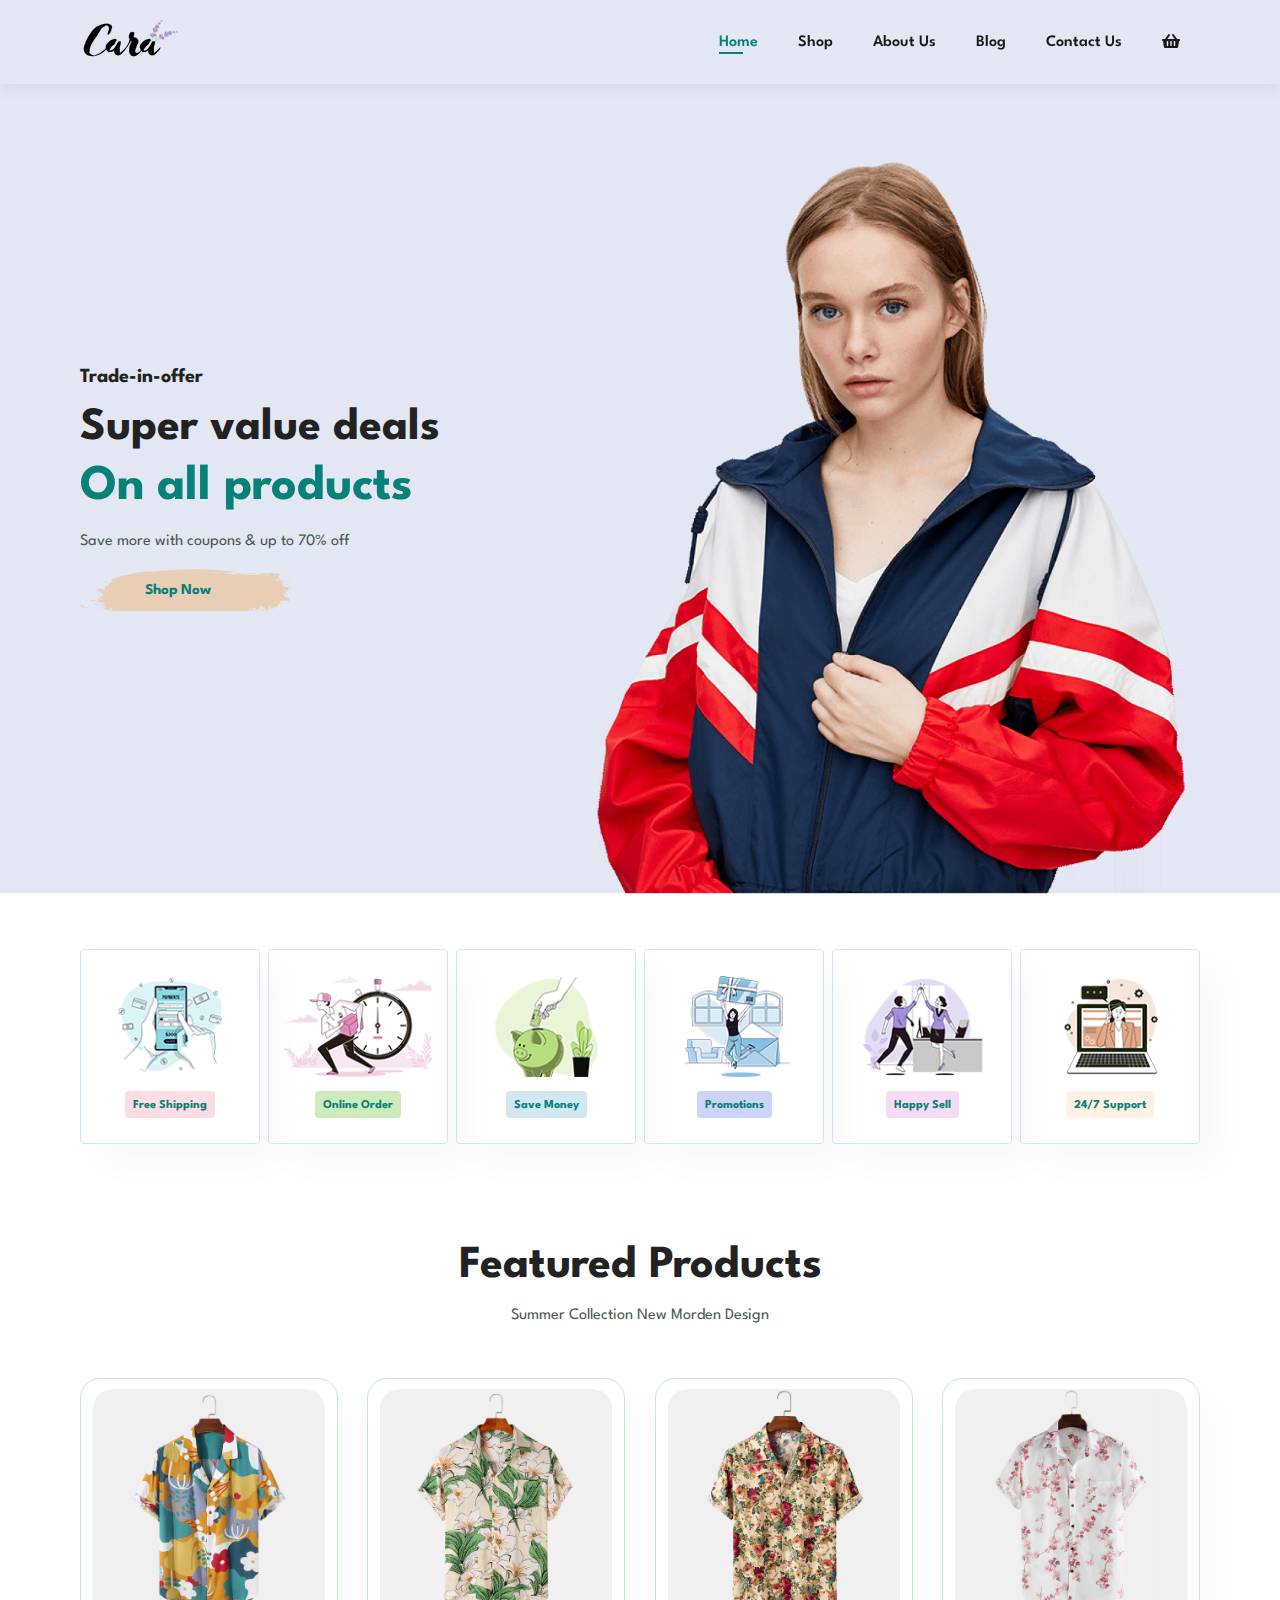
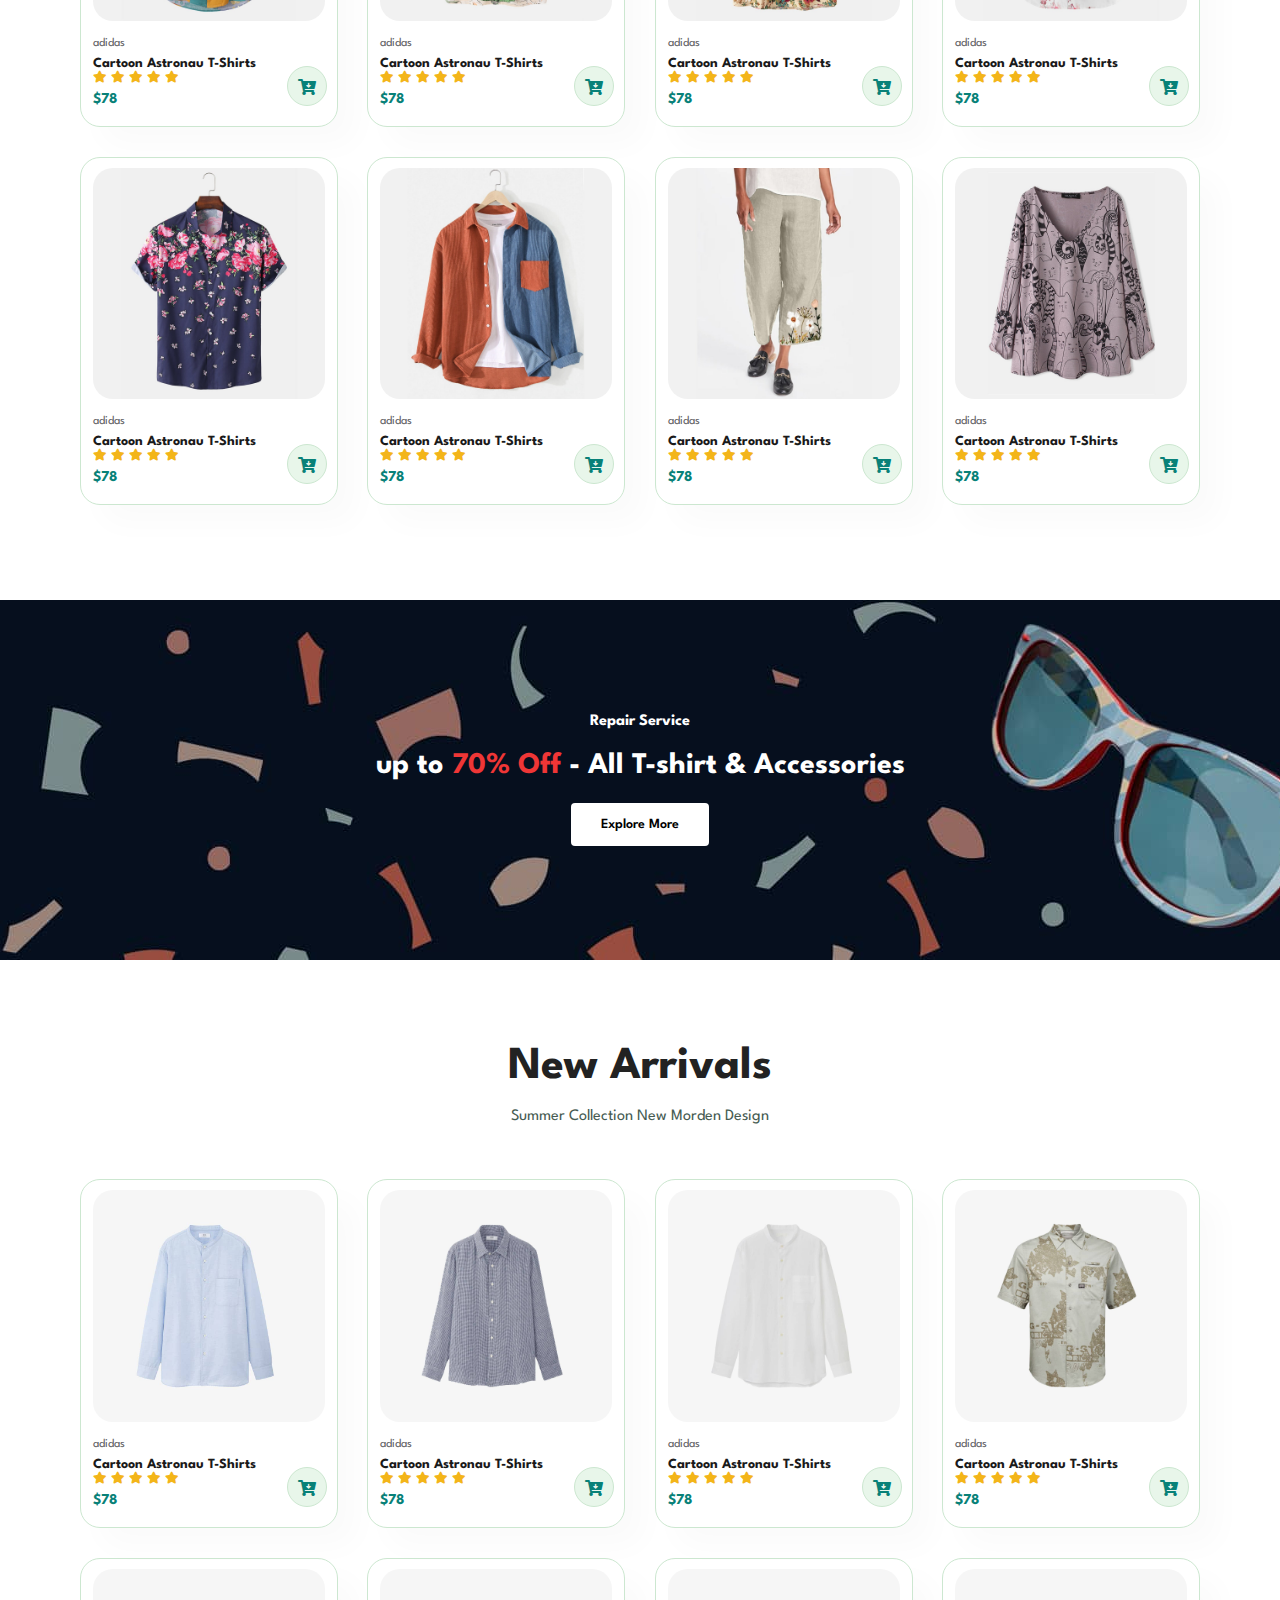
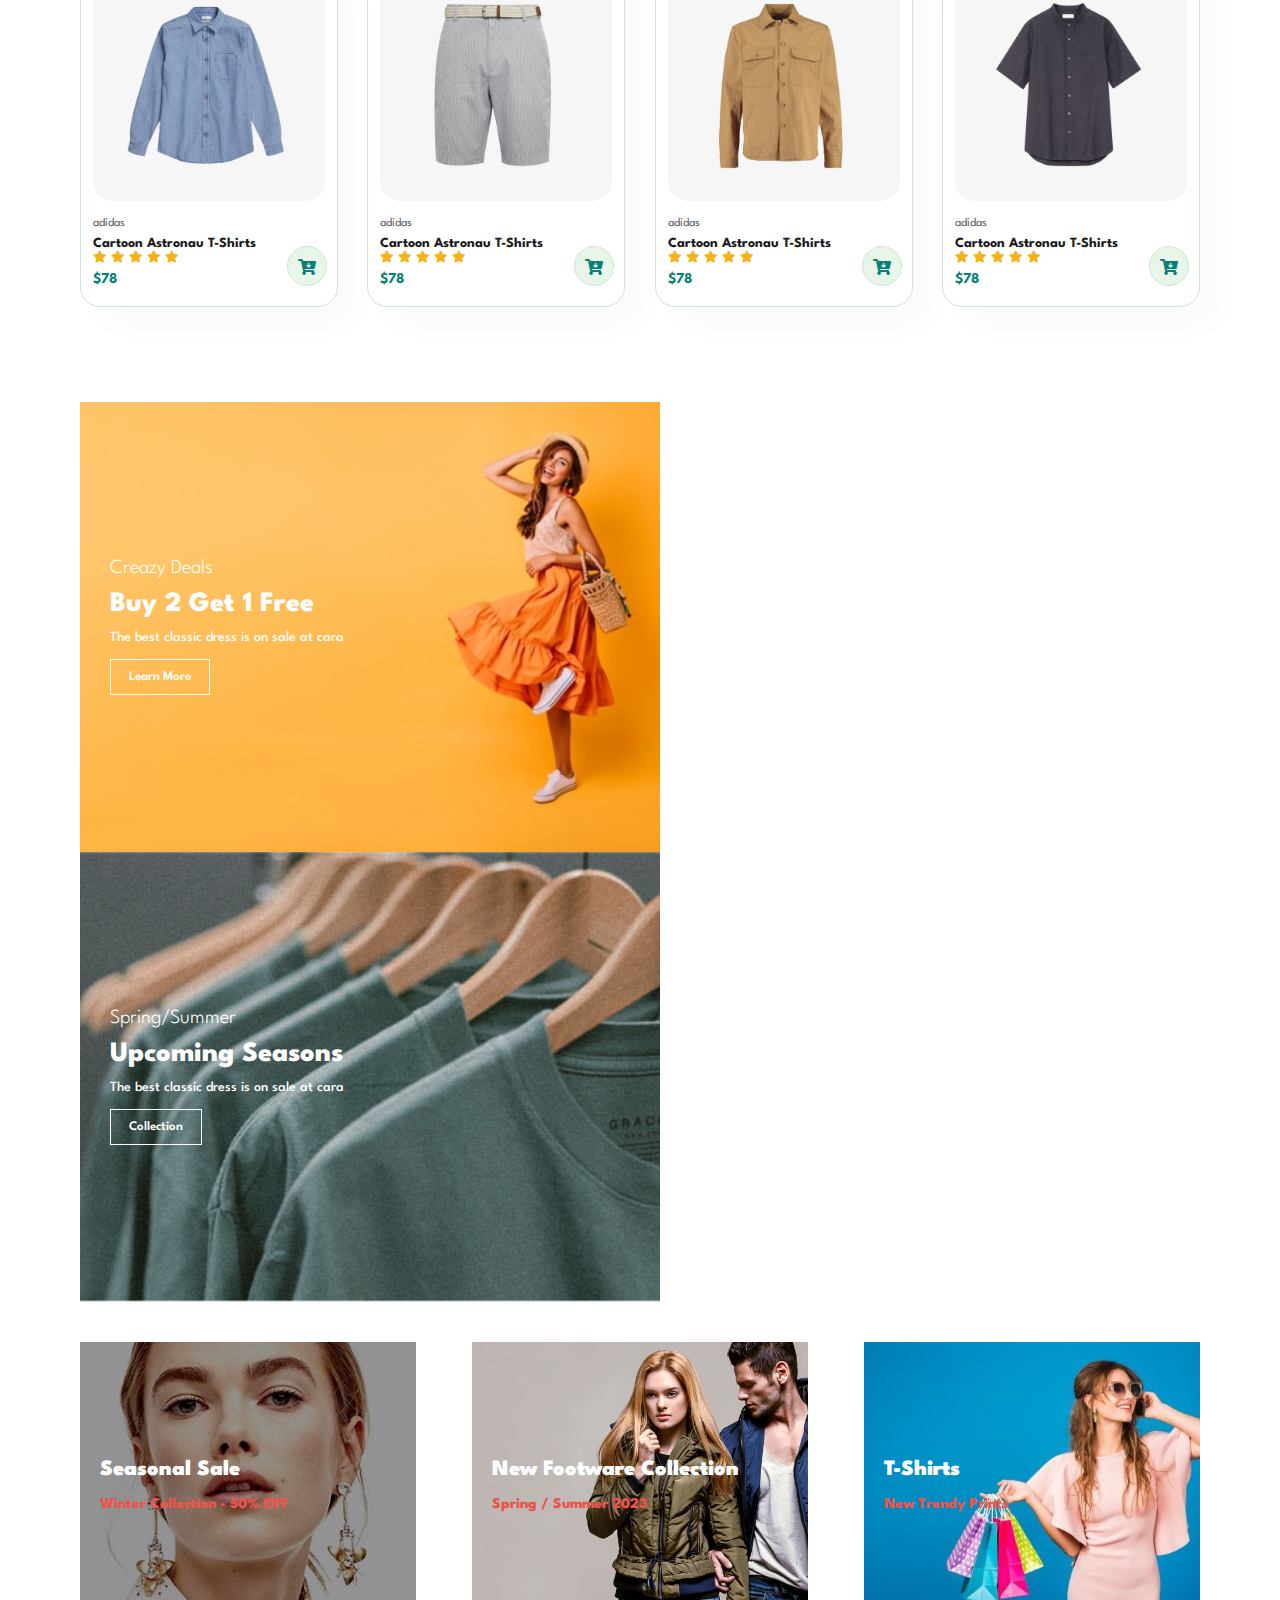
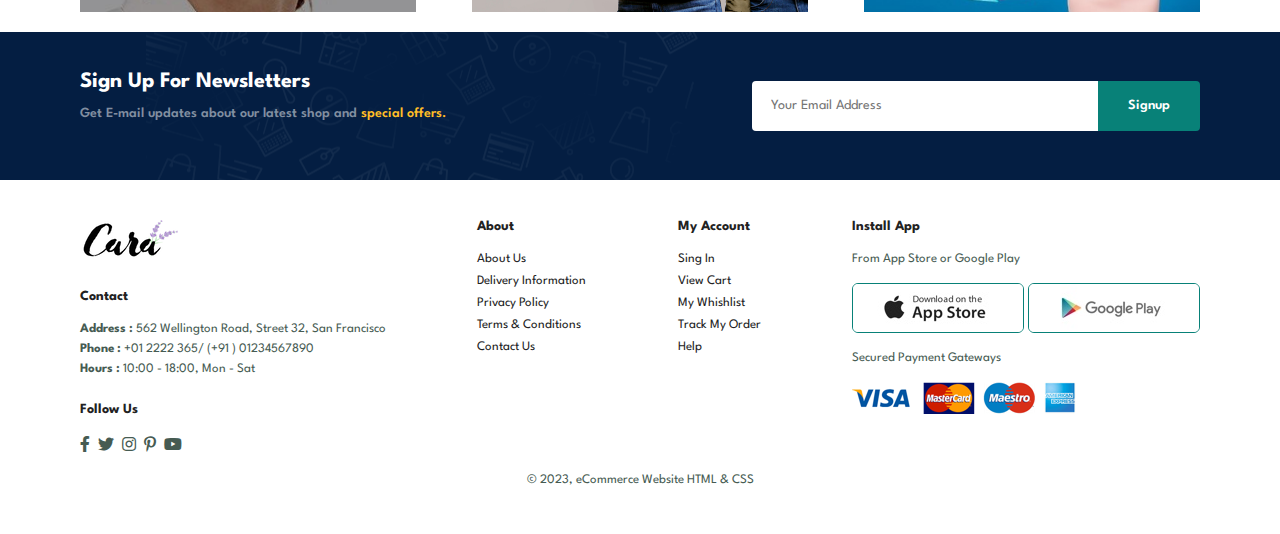
<file: index.html>
<!DOCTYPE html>
<html lang="en">

<head>
    <meta charset="UTF-8">
    <meta http-equiv="X-UA-Compatible" content="IE=edge">
    <meta name="viewport" content="width=device-width, initial-scale=1.0">
    <title>Home - eCommerce Website using HTML</title>
    <link rel="stylesheet" href="https://cdnjs.cloudflare.com/ajax/libs/font-awesome/5.8.1/css/all.min.css" />
    <link rel="stylesheet" href="https://use.fontawesome.com/releases/v5.15.4/css/all.css" />
    <link rel="stylesheet" href="assets/css/style.css" />
</head>

<body>

    <!-----Header Start----->
    <section id="header">
        <a href="index.html"><img src="assets/img/logo.png" class="logo" /></a>
        <div>
            <ul id="navbar">
                <li><a class="active" href="index.html">Home</a></li>
                <li><a href="shop.html">Shop</a></li>
                <li><a href="about.html">About Us</a></li>
                <li><a href="blog.html">Blog</a></li>
                <li><a href="contact.html">Contact Us</a></li>
                <li id="lg-bag"><a href="cart.html"><i class="fas fa-shopping-basket"></i></a></li>
                <a href="#" id="close"><i class="fas fa-times"></i></a>
            </ul>
        </div>

        <div id="mobile">            
            <a href="cart.html"><i class="fas fa-shopping-basket"></i></a>
            <i id="bar" class="fas fa-outdent"></i>
        </div>
    </section>
    <!-----Header End------->

    <!-------Banner Section Start------>
    <section id="hero">
        <h4>Trade-in-offer</h4>
        <h2>Super value deals</h2>
        <h1>On all products</h1>
        <p>Save more with coupons & up to 70% off</p>
        <button>Shop Now</button>
    </section>
    <!-------Banner Section End------>

    <!-----Features Section Start----->
    <section id="feature" class="section-p1">
        <div class="fe-box">
            <img src="assets/img/features/f1.png" alt="">
            <h6>Free Shipping</h6>
        </div>

        <div class="fe-box">
            <img src="assets/img/features/f2.png" alt="">
            <h6>Online Order</h6>
        </div>

        <div class="fe-box">
            <img src="assets/img/features/f3.png" alt="">
            <h6>Save Money</h6>
        </div>

        <div class="fe-box">
            <img src="assets/img/features/f4.png" alt="">
            <h6>Promotions</h6>
        </div>

        <div class="fe-box">
            <img src="assets/img/features/f5.png" alt="">
            <h6>Happy Sell</h6>
        </div>

        <div class="fe-box">
            <img src="assets/img/features/f6.png" alt="">
            <h6>24/7 Support</h6>
        </div>
    </section>
    <!-----Features Section End-->

    <!------Featured Product Start-------->
    <section id="product1" class="section-p1">
        <h2>Featured Products</h2>
        <p>Summer Collection New Morden Design</p>
        <div class="pro-container">
            <div class="pro">
                <img src="assets/img/products/f1.jpg" alt="" />
                <div class="des">
                    <span>adidas</span>
                    <h5>Cartoon Astronau T-Shirts</h5>
                    <div class="star">
                        <i class="fas fa-star"></i>
                        <i class="fas fa-star"></i>
                        <i class="fas fa-star"></i>
                        <i class="fas fa-star"></i>
                        <i class="fas fa-star"></i>
                    </div>
                    <h4>$78</h4>
                </div>
                <a href="#"><i class="fas fa-cart-arrow-down cart"></i></a>
            </div>

            <div class="pro">
                <img src="assets/img/products/f2.jpg" alt="" />
                <div class="des">
                    <span>adidas</span>
                    <h5>Cartoon Astronau T-Shirts</h5>
                    <div class="star">
                        <i class="fas fa-star"></i>
                        <i class="fas fa-star"></i>
                        <i class="fas fa-star"></i>
                        <i class="fas fa-star"></i>
                        <i class="fas fa-star"></i>
                    </div>
                    <h4>$78</h4>
                </div>
                <a href="#"><i class="fas fa-cart-arrow-down cart"></i></a>
            </div>

            <div class="pro">
                <img src="assets/img/products/f3.jpg" alt="" />
                <div class="des">
                    <span>adidas</span>
                    <h5>Cartoon Astronau T-Shirts</h5>
                    <div class="star">
                        <i class="fas fa-star"></i>
                        <i class="fas fa-star"></i>
                        <i class="fas fa-star"></i>
                        <i class="fas fa-star"></i>
                        <i class="fas fa-star"></i>
                    </div>
                    <h4>$78</h4>
                </div>
                <a href="#"><i class="fas fa-cart-arrow-down cart"></i></a>
            </div>

            <div class="pro">
                <img src="assets/img/products/f4.jpg" alt="" />
                <div class="des">
                    <span>adidas</span>
                    <h5>Cartoon Astronau T-Shirts</h5>
                    <div class="star">
                        <i class="fas fa-star"></i>
                        <i class="fas fa-star"></i>
                        <i class="fas fa-star"></i>
                        <i class="fas fa-star"></i>
                        <i class="fas fa-star"></i>
                    </div>
                    <h4>$78</h4>
                </div>
                <a href="#"><i class="fas fa-cart-arrow-down cart"></i></a>
            </div>

            <div class="pro">
                <img src="assets/img/products/f5.jpg" alt="" />
                <div class="des">
                    <span>adidas</span>
                    <h5>Cartoon Astronau T-Shirts</h5>
                    <div class="star">
                        <i class="fas fa-star"></i>
                        <i class="fas fa-star"></i>
                        <i class="fas fa-star"></i>
                        <i class="fas fa-star"></i>
                        <i class="fas fa-star"></i>
                    </div>
                    <h4>$78</h4>
                </div>
                <a href="#"><i class="fas fa-cart-arrow-down cart"></i></a>
            </div>

            <div class="pro">
                <img src="assets/img/products/f6.jpg" alt="" />
                <div class="des">
                    <span>adidas</span>
                    <h5>Cartoon Astronau T-Shirts</h5>
                    <div class="star">
                        <i class="fas fa-star"></i>
                        <i class="fas fa-star"></i>
                        <i class="fas fa-star"></i>
                        <i class="fas fa-star"></i>
                        <i class="fas fa-star"></i>
                    </div>
                    <h4>$78</h4>
                </div>
                <a href="#"><i class="fas fa-cart-arrow-down cart"></i></a>
            </div>

            <div class="pro">
                <img src="assets/img/products/f7.jpg" alt="" />
                <div class="des">
                    <span>adidas</span>
                    <h5>Cartoon Astronau T-Shirts</h5>
                    <div class="star">
                        <i class="fas fa-star"></i>
                        <i class="fas fa-star"></i>
                        <i class="fas fa-star"></i>
                        <i class="fas fa-star"></i>
                        <i class="fas fa-star"></i>
                    </div>
                    <h4>$78</h4>
                </div>
                <a href="#"><i class="fas fa-cart-arrow-down cart"></i></a>
            </div>


            <div class="pro">
                <img src="assets/img/products/f8.jpg" alt="" />
                <div class="des">
                    <span>adidas</span>
                    <h5>Cartoon Astronau T-Shirts</h5>
                    <div class="star">
                        <i class="fas fa-star"></i>
                        <i class="fas fa-star"></i>
                        <i class="fas fa-star"></i>
                        <i class="fas fa-star"></i>
                        <i class="fas fa-star"></i>
                    </div>
                    <h4>$78</h4>
                </div>
                <a href="#"><i class="fas fa-cart-arrow-down cart"></i></a>
            </div>
        </div>


    </section>
    <!------Featured Product End-------->

    <!-----Call to Action Start------->
    <section id="banner" class="section-m1">
        <h4>Repair Service</h4>
        <h2>up to <span>70% Off</span> - All T-shirt & Accessories</h2>
        <button class="normal">Explore More</button>
    </section>
    <!-----Call to Action End--------->

    <!------New Arrival Product Start-------->
    <section id="product1" class="section-p1">
        <h2>New Arrivals</h2>
        <p>Summer Collection New Morden Design</p>
        <div class="pro-container">
            <div class="pro">
                <img src="assets/img/products/n1.jpg" alt="" />
                <div class="des">
                    <span>adidas</span>
                    <h5>Cartoon Astronau T-Shirts</h5>
                    <div class="star">
                        <i class="fas fa-star"></i>
                        <i class="fas fa-star"></i>
                        <i class="fas fa-star"></i>
                        <i class="fas fa-star"></i>
                        <i class="fas fa-star"></i>
                    </div>
                    <h4>$78</h4>
                </div>
                <a href="#"><i class="fas fa-cart-arrow-down cart"></i></a>
            </div>

            <div class="pro">
                <img src="assets/img/products/n2.jpg" alt="" />
                <div class="des">
                    <span>adidas</span>
                    <h5>Cartoon Astronau T-Shirts</h5>
                    <div class="star">
                        <i class="fas fa-star"></i>
                        <i class="fas fa-star"></i>
                        <i class="fas fa-star"></i>
                        <i class="fas fa-star"></i>
                        <i class="fas fa-star"></i>
                    </div>
                    <h4>$78</h4>
                </div>
                <a href="#"><i class="fas fa-cart-arrow-down cart"></i></a>
            </div>

            <div class="pro">
                <img src="assets/img/products/n3.jpg" alt="" />
                <div class="des">
                    <span>adidas</span>
                    <h5>Cartoon Astronau T-Shirts</h5>
                    <div class="star">
                        <i class="fas fa-star"></i>
                        <i class="fas fa-star"></i>
                        <i class="fas fa-star"></i>
                        <i class="fas fa-star"></i>
                        <i class="fas fa-star"></i>
                    </div>
                    <h4>$78</h4>
                </div>
                <a href="#"><i class="fas fa-cart-arrow-down cart"></i></a>
            </div>

            <div class="pro">
                <img src="assets/img/products/n4.jpg" alt="" />
                <div class="des">
                    <span>adidas</span>
                    <h5>Cartoon Astronau T-Shirts</h5>
                    <div class="star">
                        <i class="fas fa-star"></i>
                        <i class="fas fa-star"></i>
                        <i class="fas fa-star"></i>
                        <i class="fas fa-star"></i>
                        <i class="fas fa-star"></i>
                    </div>
                    <h4>$78</h4>
                </div>
                <a href="#"><i class="fas fa-cart-arrow-down cart"></i></a>
            </div>

            <div class="pro">
                <img src="assets/img/products/n5.jpg" alt="" />
                <div class="des">
                    <span>adidas</span>
                    <h5>Cartoon Astronau T-Shirts</h5>
                    <div class="star">
                        <i class="fas fa-star"></i>
                        <i class="fas fa-star"></i>
                        <i class="fas fa-star"></i>
                        <i class="fas fa-star"></i>
                        <i class="fas fa-star"></i>
                    </div>
                    <h4>$78</h4>
                </div>
                <a href="#"><i class="fas fa-cart-arrow-down cart"></i></a>
            </div>

            <div class="pro">
                <img src="assets/img/products/n6.jpg" alt="" />
                <div class="des">
                    <span>adidas</span>
                    <h5>Cartoon Astronau T-Shirts</h5>
                    <div class="star">
                        <i class="fas fa-star"></i>
                        <i class="fas fa-star"></i>
                        <i class="fas fa-star"></i>
                        <i class="fas fa-star"></i>
                        <i class="fas fa-star"></i>
                    </div>
                    <h4>$78</h4>
                </div>
                <a href="#"><i class="fas fa-cart-arrow-down cart"></i></a>
            </div>

            <div class="pro">
                <img src="assets/img/products/n7.jpg" alt="" />
                <div class="des">
                    <span>adidas</span>
                    <h5>Cartoon Astronau T-Shirts</h5>
                    <div class="star">
                        <i class="fas fa-star"></i>
                        <i class="fas fa-star"></i>
                        <i class="fas fa-star"></i>
                        <i class="fas fa-star"></i>
                        <i class="fas fa-star"></i>
                    </div>
                    <h4>$78</h4>
                </div>
                <a href="#"><i class="fas fa-cart-arrow-down cart"></i></a>
            </div>


            <div class="pro">
                <img src="assets/img/products/n8.jpg" alt="" />
                <div class="des">
                    <span>adidas</span>
                    <h5>Cartoon Astronau T-Shirts</h5>
                    <div class="star">
                        <i class="fas fa-star"></i>
                        <i class="fas fa-star"></i>
                        <i class="fas fa-star"></i>
                        <i class="fas fa-star"></i>
                        <i class="fas fa-star"></i>
                    </div>
                    <h4>$78</h4>
                </div>
                <a href="#"><i class="fas fa-cart-arrow-down cart"></i></a>
            </div>
        </div>


    </section>
    <!------New Arrival Product End-------->

    <!-------Product Category Call To Action Start------->
    <section id="sm-banner" class="section-p1">
        <div class="banner-box">
            <h4>Creazy Deals</h4>
            <h2>Buy 2 Get 1 Free</h2>
            <span>The best classic dress is on sale at cara</span>
            <button class="white">Learn More</button>
        </div>

        <div class="banner-box banner-box2">
            <h4>Spring/Summer</h4>
            <h2>Upcoming Seasons</h2>
            <span>The best classic dress is on sale at cara</span>
            <button class="white">Collection</button>
        </div>

    </section>
    <!-------Product Category Call To Action End------->

    <!----- Text Banner Start-->
    <section id="banner3">
        <div class="banner-box">
            <h2>Seasonal Sale</h2>
            <h3>Winter Collection - 50% OFF</h3>
        </div>

        <div class="banner-box banner-box2">
            <h2>New Footware Collection</h2>
            <h3>Spring / Summer 2023</h3>
        </div>

        <div class="banner-box banner-box3">
            <h2>T-Shirts</h2>
            <h3>New Trendy Prints</h3>
        </div>
    </section>
    <!----- Text Banner End---->

    <!-----Newsletter Start------>
    <section id="newsletter" class="section-p1">
        <div class="newstext">
            <h4>Sign Up For Newsletters</h4>
            <p>Get E-mail updates about our latest shop and <span>special offers.</span></p>
        </div>
        <div class="form">
            <input type="text" placeholder="Your Email Address" />
            <button class="normal">Signup</button>
        </div>
    </section>
    <!-----Newsletter End-------->

    <!---------Footer Start--------->
    <footer class="section-p1">
        <div class="col">
            <img class="logo" src="assets/img/logo.png" />
            <h4>Contact</h4>
            <p><strong>Address :</strong> 562 Wellington Road, Street 32, San Francisco</p>
            <p><strong>Phone :</strong> +01 2222 365/ (+91 ) 01234567890</p>
            <p><strong>Hours :</strong> 10:00 - 18:00, Mon - Sat</p>

            <div class="follow">
                <h4>Follow Us</h4>
                <div class="icon">
                    <i class="fab fa-facebook-f"></i>
                    <i class="fab fa-twitter"></i>
                    <i class="fab fa-instagram"></i>
                    <i class="fab fa-pinterest-p"></i>
                    <i class="fab fa-youtube"></i>
                </div>
            </div>
        </div>

        <div class="col">
            <h4>About</h4>
            <a href="#">About Us</a>
            <a href="#">Delivery Information</a>
            <a href="#">Privacy Policy</a>
            <a href="#">Terms & Conditions</a>
            <a href="#">Contact Us</a>
        </div>

        <div class="col">
            <h4>My Account</h4>
            <a href="#">Sing In</a>
            <a href="#">View Cart</a>
            <a href="#">My Whishlist</a>
            <a href="#">Track My Order</a>
            <a href="#">Help</a>
        </div>

        <div class="col install">
            <h4>Install App</h4>
            <p>From App Store or Google Play</p>
            <div class="row">
                <img src="assets/img/pay/app.jpg" />
                <img src="assets/img/pay/play.jpg" />
            </div>
            <p>Secured Payment Gateways</p>
            <img src="assets/img/pay/pay.png" />
        </div>

        <div class="copyright">
            <p>© 2023, eCommerce Website HTML & CSS</p></p>
        </div>            
</footer>
    <!---------Footer End----------->

    <!----Footer Script-->
    <script src="assets/js/script.js"></script>
</body>

</html>
</file>
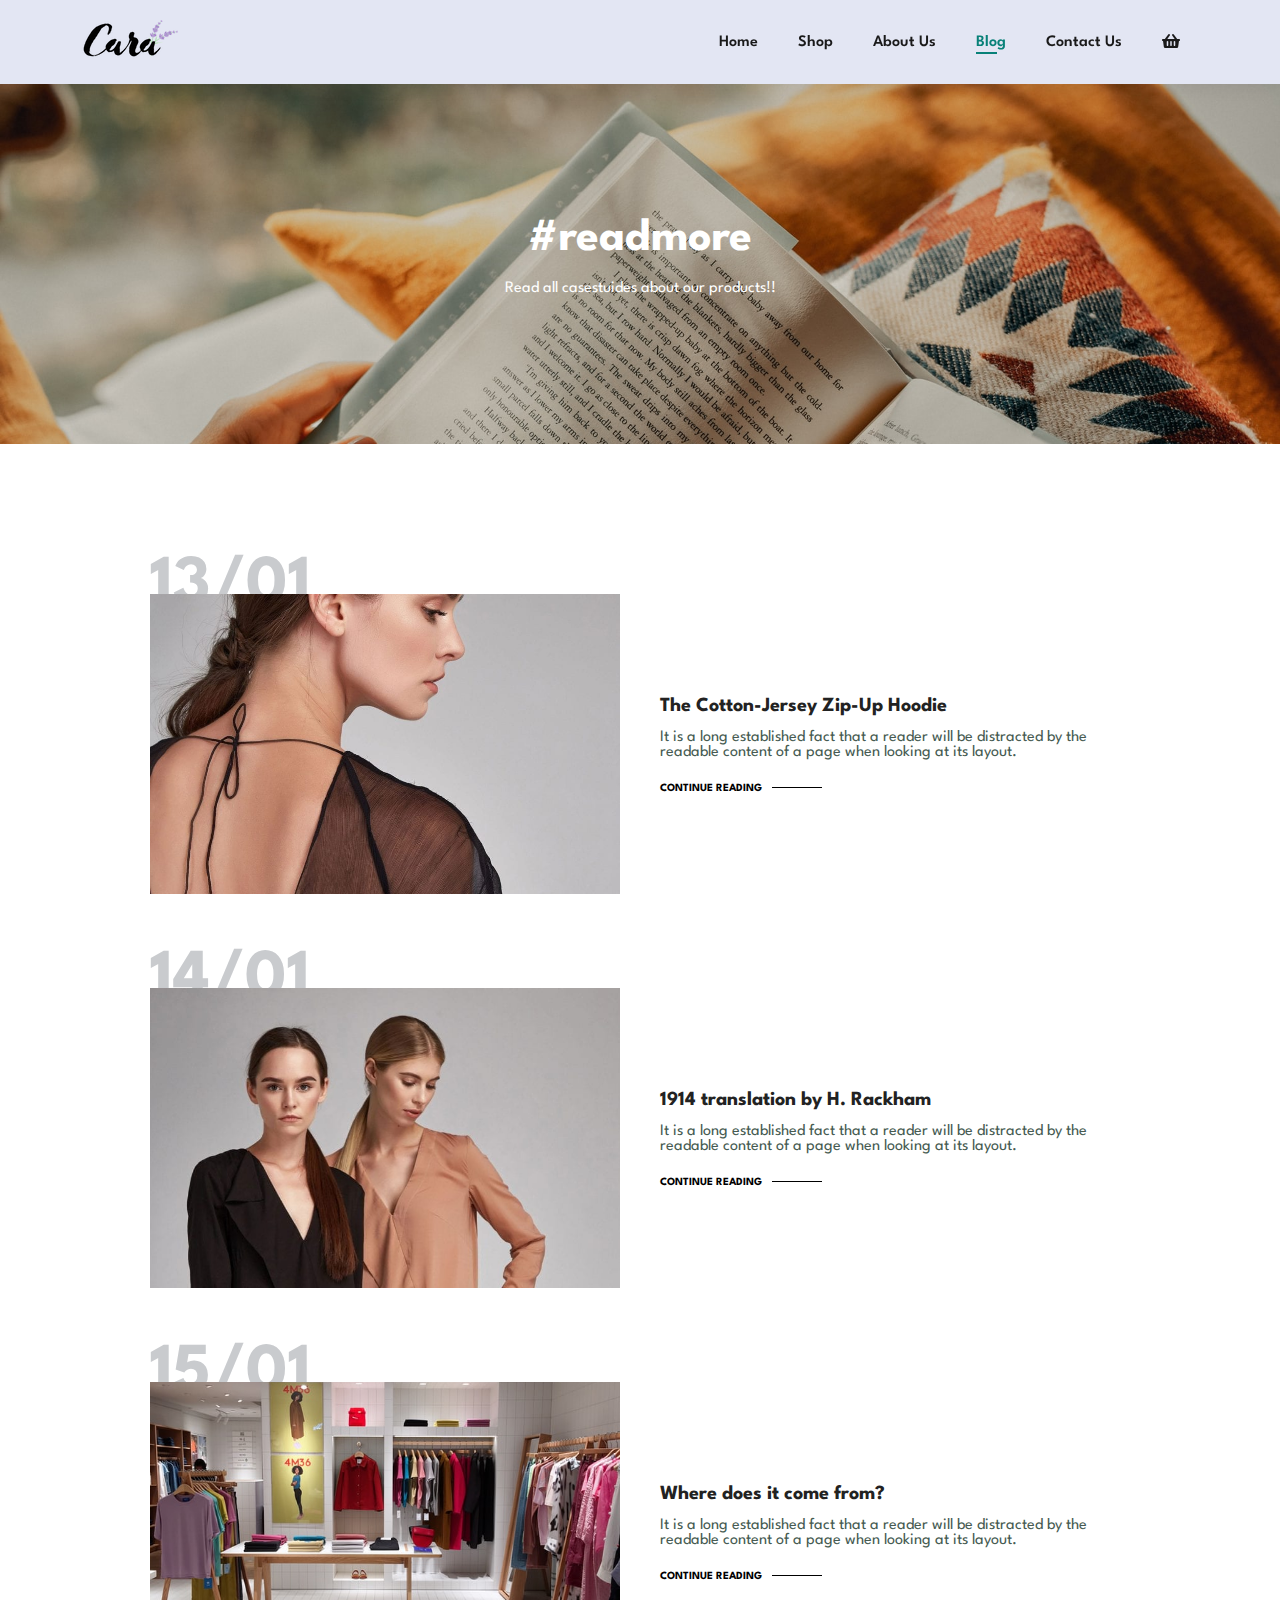
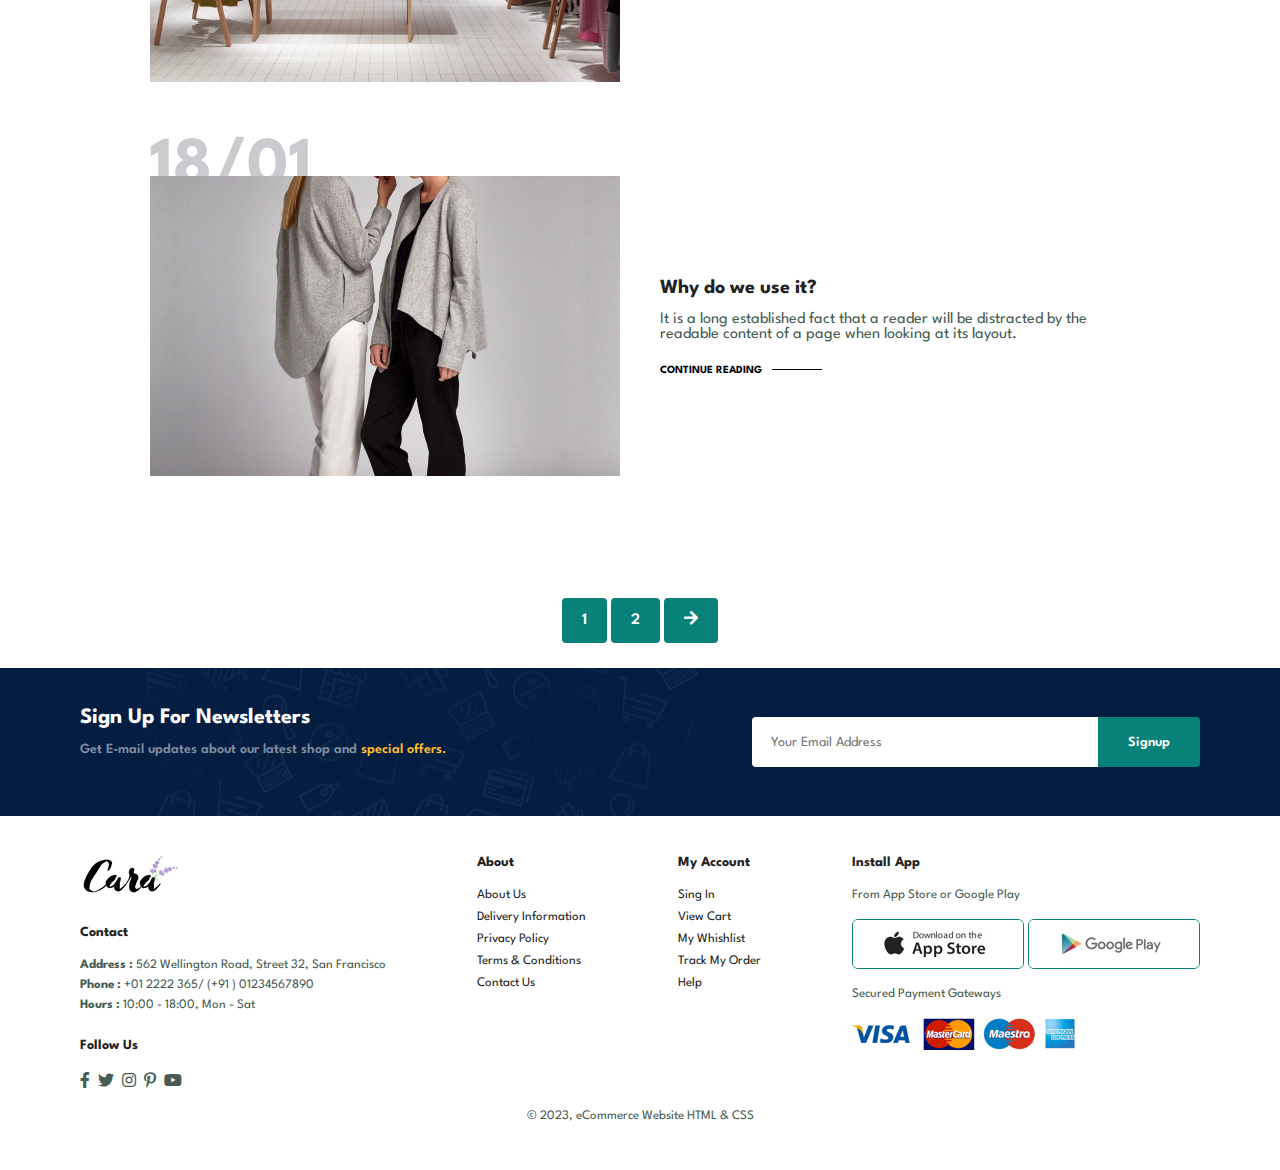
<file: blog.html>
<!DOCTYPE html>
<html lang="en">

<head>
    <meta charset="UTF-8">
    <meta http-equiv="X-UA-Compatible" content="IE=edge">
    <meta name="viewport" content="width=device-width, initial-scale=1.0">
    <title>Blog - eCommerce Website using HTML</title>
    <link rel="stylesheet" href="https://cdnjs.cloudflare.com/ajax/libs/font-awesome/5.8.1/css/all.min.css" />
    <link rel="stylesheet" href="https://use.fontawesome.com/releases/v5.15.4/css/all.css" />
    <link rel="stylesheet" href="assets/css/style.css" />
</head>

<body>

    <!-----Header Start----->
    <section id="header">
        <a href="index.html"><img src="assets/img/logo.png" class="logo" /></a>
        <div>
            <ul id="navbar">
                <li><a href="index.html">Home</a></li>
                <li><a href="shop.html">Shop</a></li>
                <li><a href="about.html">About Us</a></li>
                <li><a class="active" href="blog.html">Blog</a></li>
                <li><a href="contact.html">Contact Us</a></li>
                <li id="lg-bag"><a href="cart.html"><i class="fas fa-shopping-basket"></i></a></li>
                <a href="#" id="close"><i class="fas fa-times"></i></a>
            </ul>
        </div>

        <div id="mobile">
            <a href="cart.html"><i class="fas fa-shopping-basket"></i></a>
            <i id="bar" class="fas fa-outdent"></i>
        </div>
    </section>
    <!-----Header End------->

    <!-------Banner Section Start------>
    <section id="page-header"  class="blog-header">
        <h2>#readmore</h2>
        <p>Read all casestuides about our products!!</p>
    </section>
    <!-------Banner Section End------>

    <!----------Blog Section Start---------->
    <section id="blog">
        <div class="blog-box">
            <div class="blog-img">
                <img src="assets/img/blog/b1.jpg" />
            </div>
            <div class="blog-details">
                <h4>The Cotton-Jersey Zip-Up Hoodie</h4>
                <p>It is a long established fact that a reader will be distracted by the readable content of a page when looking at its layout.</p>
                <a href="">CONTINUE READING</a>
            </div>
            <h1>13/01</h1>
        </div>

        <div class="blog-box">
            <div class="blog-img">
                <img src="assets/img/blog/b2.jpg" />
            </div>
            <div class="blog-details">
                <h4>1914 translation by H. Rackham</h4>
                <p>It is a long established fact that a reader will be distracted by the readable content of a page when looking at its layout.</p>
                <a href="">CONTINUE READING</a>
            </div>
            <h1>14/01</h1>
        </div>

        <div class="blog-box">
            <div class="blog-img">
                <img src="assets/img/blog/b3.jpg" />
            </div>
            <div class="blog-details">
                <h4>Where does it come from?</h4>
                <p>It is a long established fact that a reader will be distracted by the readable content of a page when looking at its layout.</p>
                <a href="">CONTINUE READING</a>
            </div>
            <h1>15/01</h1>
        </div>

        <div class="blog-box">
            <div class="blog-img">
                <img src="assets/img/blog/b4.jpg" />
            </div>
            <div class="blog-details">
                <h4>Why do we use it?</h4>
                <p>It is a long established fact that a reader will be distracted by the readable content of a page when looking at its layout.</p>
                <a href="">CONTINUE READING</a>
            </div>
            <h1>18/01</h1>
        </div>
    </section>
    <!----------Blog Section End------------>

    <!-------Pagination Start------->
    <section id="pagination" class="section-p1">
        <a href="">1</a>
        <a href="">2</a>
        <a href=""><i class="fas fa-arrow-right"></i></a>
    </section>
    <!-------Pagination End--------->

    <!-----Newsletter Start------>
    <section id="newsletter" class="section-p1">
        <div class="newstext">
            <h4>Sign Up For Newsletters</h4>
            <p>Get E-mail updates about our latest shop and <span>special offers.</span></p>
        </div>
        <div class="form">
            <input type="text" placeholder="Your Email Address" />
            <button class="normal">Signup</button>
        </div>
    </section>
    <!-----Newsletter End-------->

    <!---------Footer Start--------->
    <footer class="section-p1">
        <div class="col">
            <img class="logo" src="assets/img/logo.png" />
            <h4>Contact</h4>
            <p><strong>Address :</strong> 562 Wellington Road, Street 32, San Francisco</p>
            <p><strong>Phone :</strong> +01 2222 365/ (+91 ) 01234567890</p>
            <p><strong>Hours :</strong> 10:00 - 18:00, Mon - Sat</p>

            <div class="follow">
                <h4>Follow Us</h4>
                <div class="icon">
                    <i class="fab fa-facebook-f"></i>
                    <i class="fab fa-twitter"></i>
                    <i class="fab fa-instagram"></i>
                    <i class="fab fa-pinterest-p"></i>
                    <i class="fab fa-youtube"></i>
                </div>
            </div>
        </div>

        <div class="col">
            <h4>About</h4>
            <a href="#">About Us</a>
            <a href="#">Delivery Information</a>
            <a href="#">Privacy Policy</a>
            <a href="#">Terms & Conditions</a>
            <a href="#">Contact Us</a>
        </div>

        <div class="col">
            <h4>My Account</h4>
            <a href="#">Sing In</a>
            <a href="#">View Cart</a>
            <a href="#">My Whishlist</a>
            <a href="#">Track My Order</a>
            <a href="#">Help</a>
        </div>

        <div class="col install">
            <h4>Install App</h4>
            <p>From App Store or Google Play</p>
            <div class="row">
                <img src="assets/img/pay/app.jpg" />
                <img src="assets/img/pay/play.jpg" />
            </div>
            <p>Secured Payment Gateways</p>
            <img src="assets/img/pay/pay.png" />
        </div>

        <div class="copyright">
            <p>© 2023, eCommerce Website HTML & CSS</p>
            </p>
        </div>
    </footer>
    <!---------Footer End----------->

    <!----Footer Script-->
    <script src="assets/js/script.js"></script>
</body>

</html>
</file>
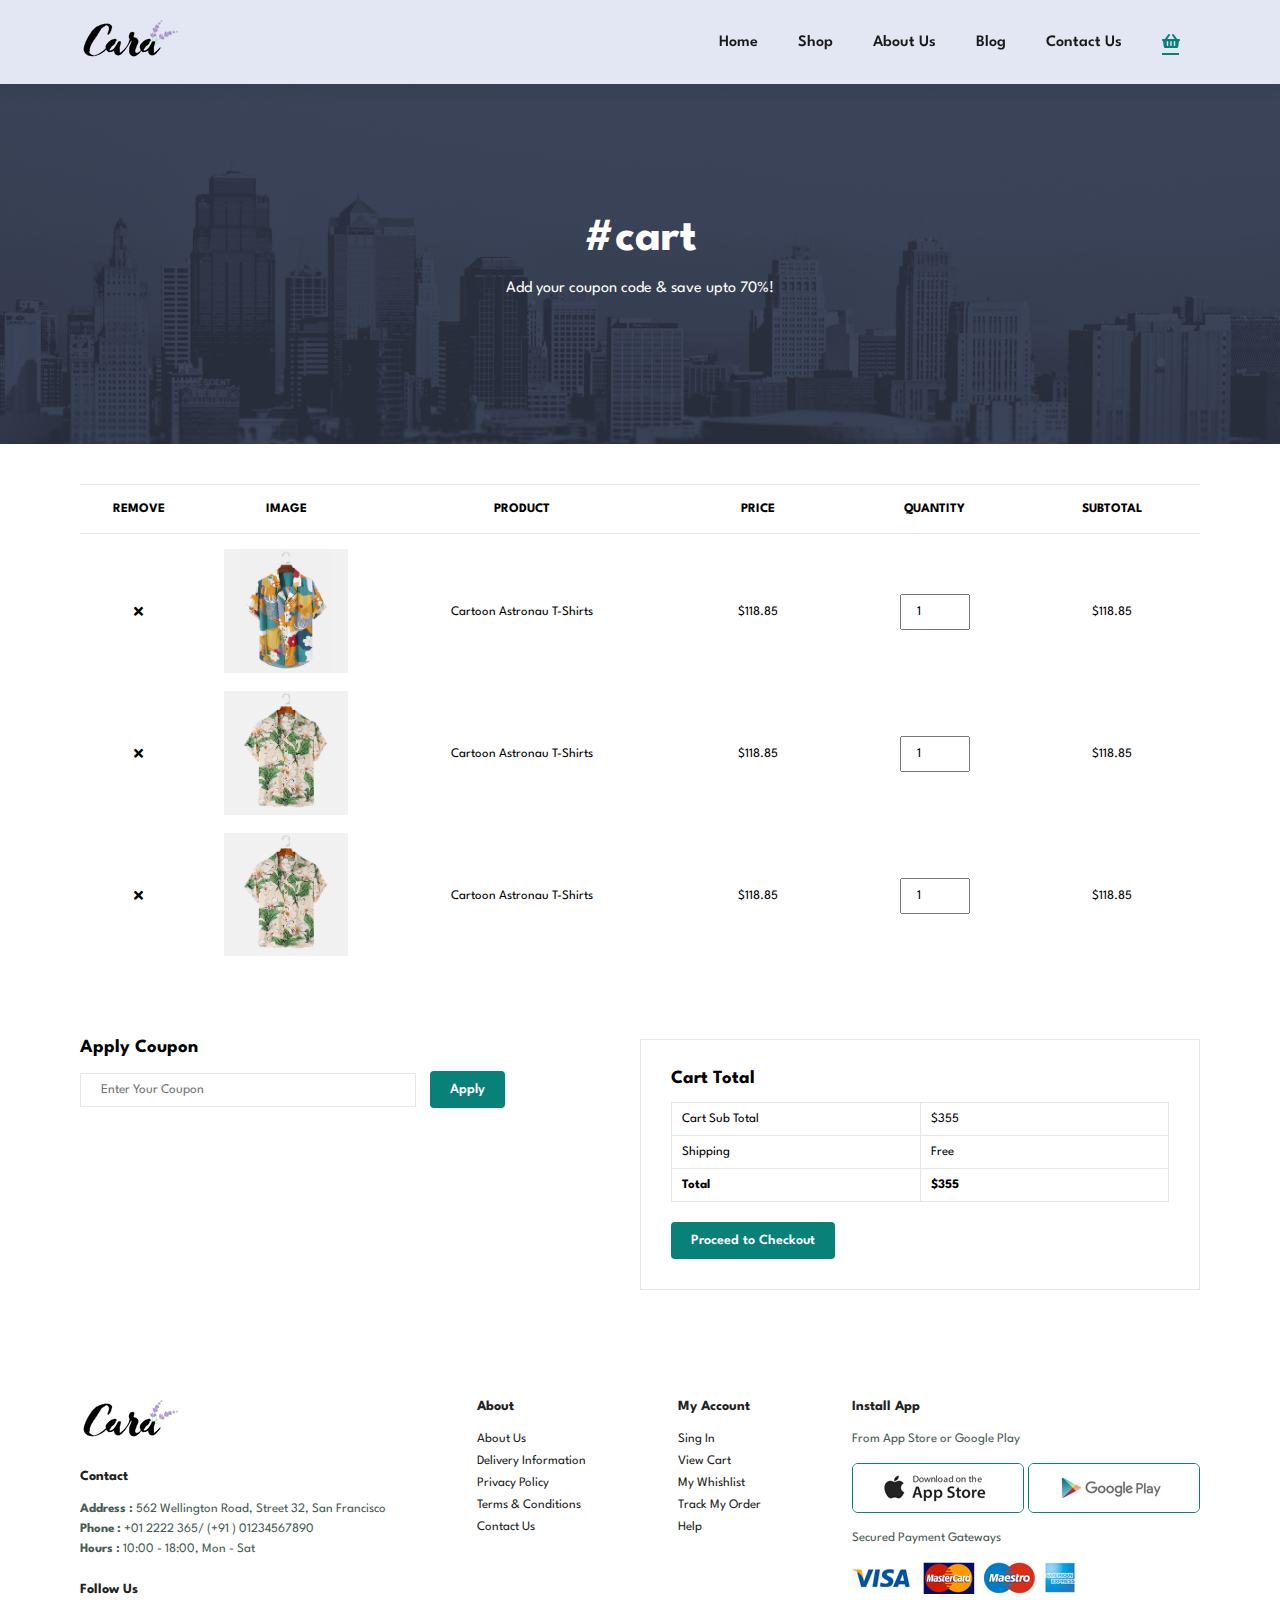
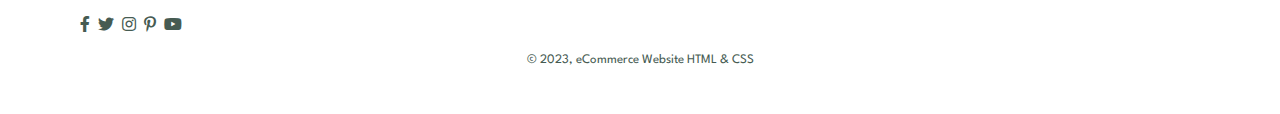
<file: cart.html>
<!DOCTYPE html>
<html lang="en">

<head>
    <meta charset="UTF-8">
    <meta http-equiv="X-UA-Compatible" content="IE=edge">
    <meta name="viewport" content="width=device-width, initial-scale=1.0">
    <title>Cart - eCommerce Website using HTML</title>
    <link rel="stylesheet" href="https://cdnjs.cloudflare.com/ajax/libs/font-awesome/5.8.1/css/all.min.css" />
    <link rel="stylesheet" href="https://use.fontawesome.com/releases/v5.15.4/css/all.css" />
    <link rel="stylesheet" href="assets/css/style.css" />
</head>

<body>

    <!-----Header Start----->
    <section id="header">
        <a href="index.html"><img src="assets/img/logo.png" class="logo" /></a>
        <div>
            <ul id="navbar">
                <li><a href="index.html">Home</a></li>
                <li><a href="shop.html">Shop</a></li>
                <li><a href="about.html">About Us</a></li>
                <li><a href="blog.html">Blog</a></li>
                <li><a href="contact.html">Contact Us</a></li>
                <li id="lg-bag"><a class="active" href="cart.html"><i class="fas fa-shopping-basket"></i></a></li>
                <a href="#" id="close"><i class="fas fa-times"></i></a>
            </ul>
        </div>

        <div id="mobile">
            <a href="cart.html"><i class="fas fa-shopping-basket"></i></a>
            <i id="bar" class="fas fa-outdent"></i>
        </div>
    </section>
    <!-----Header End------->

    <!-------Banner Section Start------>
    <section id="page-header"  class="about-header">
        <h2>#cart</h2>
        <p>Add your coupon code & save upto 70%! </p>
    </section>
    <!-------Banner Section End------>

    <section id="cart" class="section-p1">
        <table width="100%">
            <thead>
                <tr>
                    <td>Remove</td>
                    <td>Image</td>
                    <td>Product</td>
                    <td>Price</td>
                    <td>Quantity</td>
                    <td>Subtotal</td>
                </tr>
                <tbody>
                    <tr>
                        <td>
                            <i class="fas fa-times"></i>
                        </td>
                        <td>
                            <img src="assets/img/products/f1.jpg" />
                        </td>
                        <td>
                            Cartoon Astronau T-Shirts
                        </td>
                        <td>
                            $118.85
                        </td>
                        <td>
                            <input type="number" value="1" />
                        </td>
                        <td>
                            $118.85
                        </td>
                    </tr>
                    <tr>
                        <td>
                            <i class="fas fa-times"></i>
                        </td>
                        <td>
                            <img src="assets/img/products/f2.jpg" />
                        </td>
                        <td>
                            Cartoon Astronau T-Shirts
                        </td>
                        <td>
                            $118.85
                        </td>
                        <td>
                            <input type="number" value="1" />
                        </td>
                        <td>
                            $118.85
                        </td>
                    </tr>
                    <tr>
                        <td>
                            <i class="fas fa-times"></i>
                        </td>
                        <td>
                            <img src="assets/img/products/f2.jpg" />
                        </td>
                        <td>
                            Cartoon Astronau T-Shirts
                        </td>
                        <td>
                            $118.85
                        </td>
                        <td>
                            <input type="number" value="1" />
                        </td>
                        <td>
                            $118.85
                        </td>
                    </tr>
                </tbody>
            </thead>
        </table>
    </section>

    <section id="cart-add" class="section-p1">
        <div id="coupon">
            <h3>Apply Coupon</h3>
            <div>
                <input type="text" placeholder="Enter Your Coupon">
                <button class="normal">Apply</button>
            </div>
        </div>
        <div id="subtotal">
        <h3>Cart Total</h3>
        <table>
            <tr>
                <td>Cart Sub Total</td>
                <td>$355</td>
            </tr>
            <tr>
                <td>Shipping</td>
                <td>Free</td>
            </tr>
            <tr>
                <td><strong>Total</strong></td>
                <td><strong>$355</strong></td>
            </tr>
        </table>
        <button class="normal">Proceed to Checkout</button>
        </div>
    </section>

    <!---------Footer Start--------->
    <footer class="section-p1">
        <div class="col">
            <img class="logo" src="assets/img/logo.png" />
            <h4>Contact</h4>
            <p><strong>Address :</strong> 562 Wellington Road, Street 32, San Francisco</p>
            <p><strong>Phone :</strong> +01 2222 365/ (+91 ) 01234567890</p>
            <p><strong>Hours :</strong> 10:00 - 18:00, Mon - Sat</p>

            <div class="follow">
                <h4>Follow Us</h4>
                <div class="icon">
                    <i class="fab fa-facebook-f"></i>
                    <i class="fab fa-twitter"></i>
                    <i class="fab fa-instagram"></i>
                    <i class="fab fa-pinterest-p"></i>
                    <i class="fab fa-youtube"></i>
                </div>
            </div>
        </div>

        <div class="col">
            <h4>About</h4>
            <a href="#">About Us</a>
            <a href="#">Delivery Information</a>
            <a href="#">Privacy Policy</a>
            <a href="#">Terms & Conditions</a>
            <a href="#">Contact Us</a>
        </div>

        <div class="col">
            <h4>My Account</h4>
            <a href="#">Sing In</a>
            <a href="#">View Cart</a>
            <a href="#">My Whishlist</a>
            <a href="#">Track My Order</a>
            <a href="#">Help</a>
        </div>

        <div class="col install">
            <h4>Install App</h4>
            <p>From App Store or Google Play</p>
            <div class="row">
                <img src="assets/img/pay/app.jpg" />
                <img src="assets/img/pay/play.jpg" />
            </div>
            <p>Secured Payment Gateways</p>
            <img src="assets/img/pay/pay.png" />
        </div>

        <div class="copyright">
            <p>© 2023, eCommerce Website HTML & CSS</p>
            </p>
        </div>
    </footer>
    <!---------Footer End----------->

    <!----Footer Script-->
    <script src="assets/js/script.js"></script>
</body>

</html>
</file>
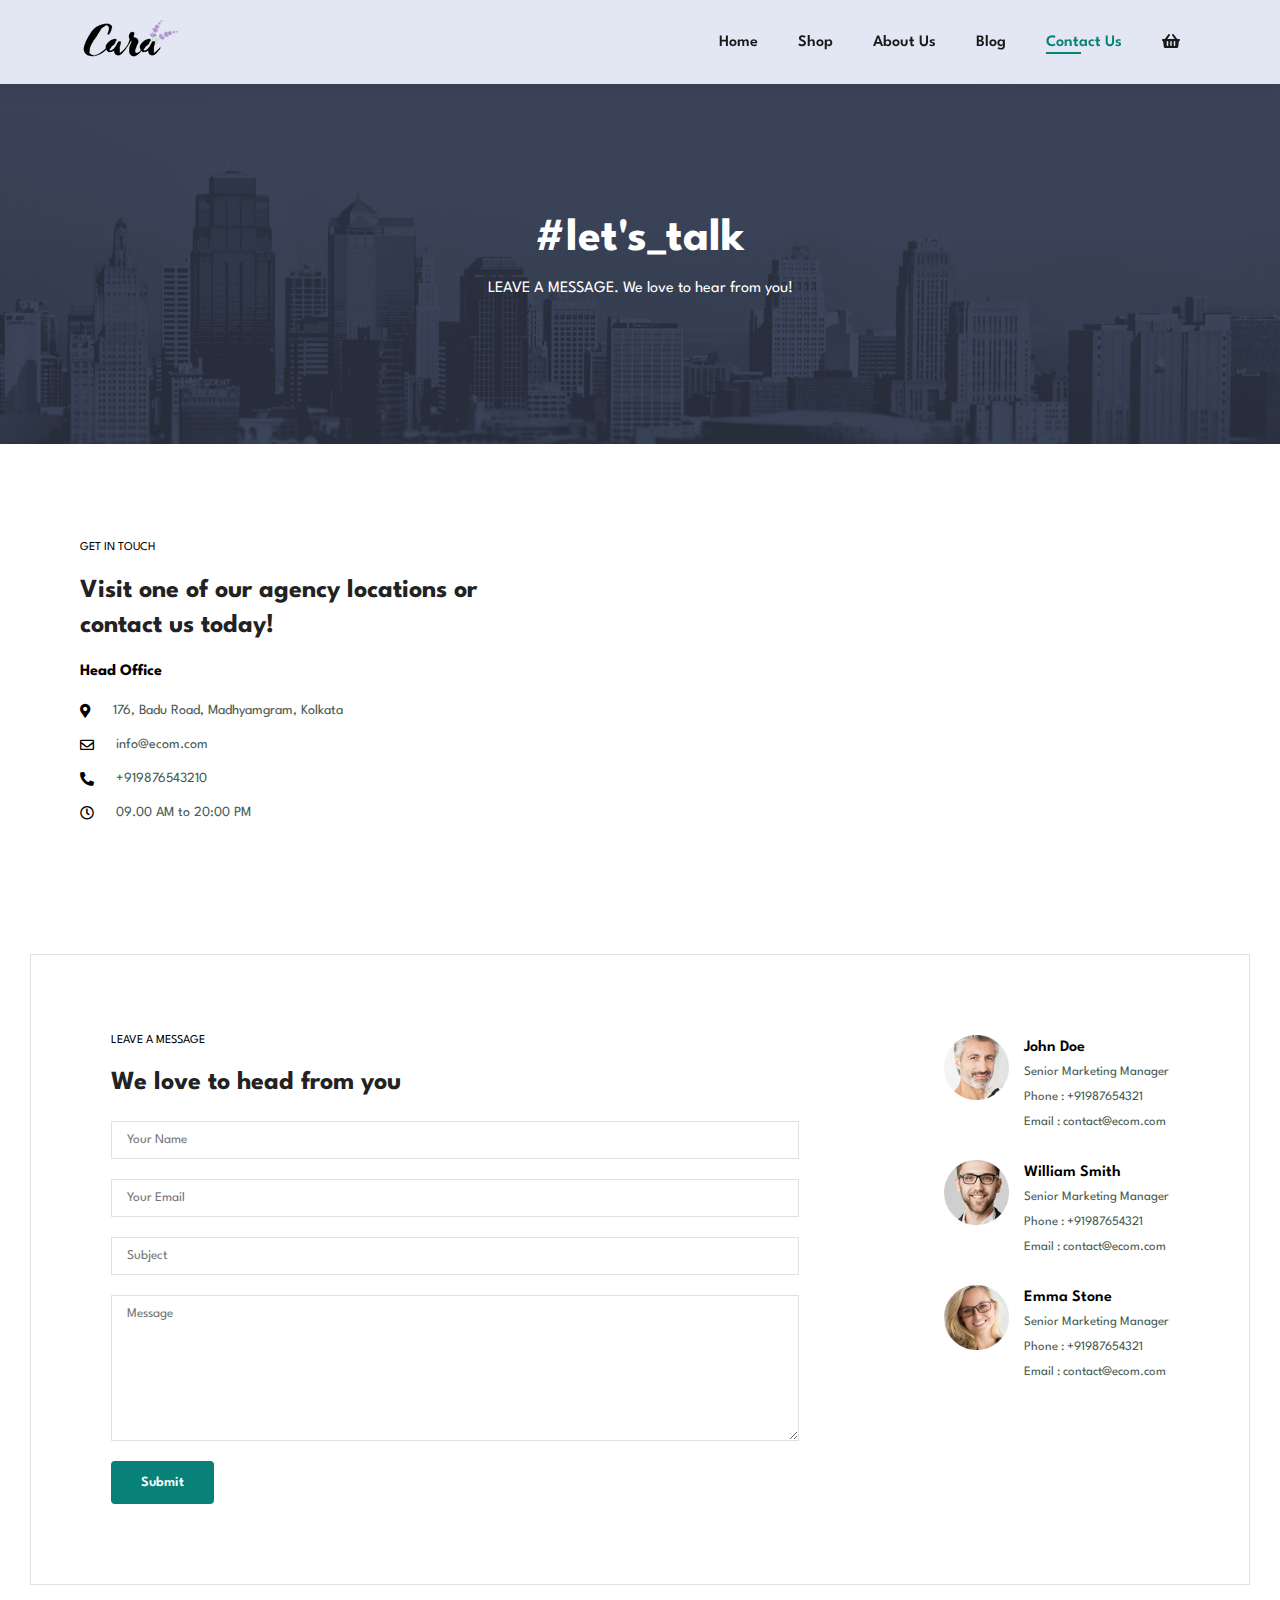
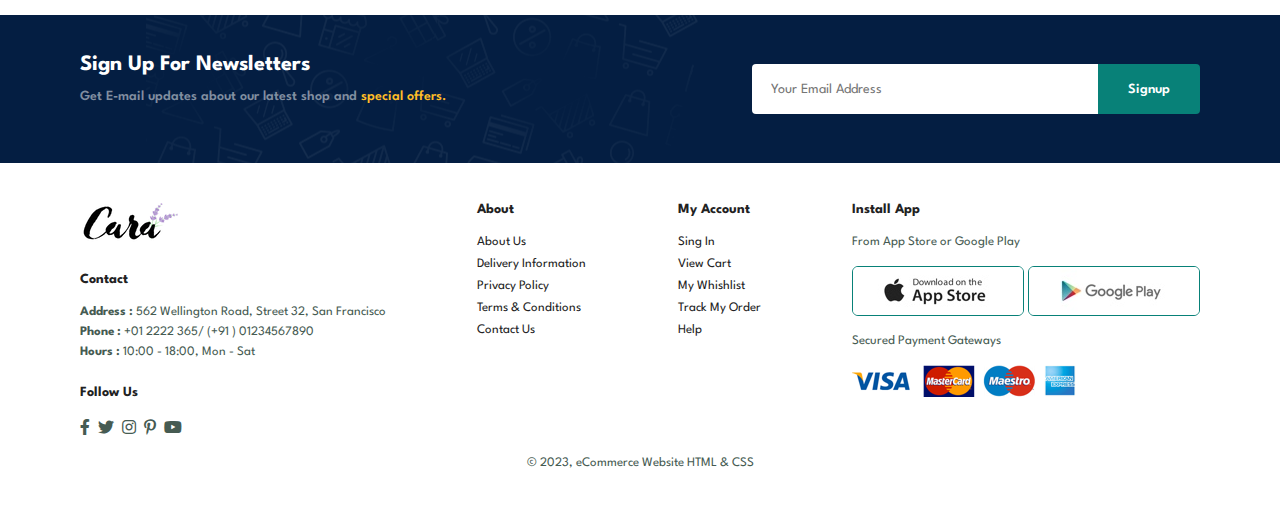
<file: contact.html>
<!DOCTYPE html>
<html lang="en">

<head>
    <meta charset="UTF-8">
    <meta http-equiv="X-UA-Compatible" content="IE=edge">
    <meta name="viewport" content="width=device-width, initial-scale=1.0">
    <title>Contact Us - eCommerce Website using HTML</title>
    <link rel="stylesheet" href="https://cdnjs.cloudflare.com/ajax/libs/font-awesome/5.8.1/css/all.min.css" />
    <link rel="stylesheet" href="https://use.fontawesome.com/releases/v5.15.4/css/all.css" />
    <link rel="stylesheet" href="assets/css/style.css" />
</head>

<body>

    <!-----Header Start----->
    <section id="header">
        <a href="index.html"><img src="assets/img/logo.png" class="logo" /></a>
        <div>
            <ul id="navbar">
                <li><a href="index.html">Home</a></li>
                <li><a href="shop.html">Shop</a></li>
                <li><a href="about.html">About Us</a></li>
                <li><a href="blog.html">Blog</a></li>
                <li><a class="active" href="contact.html">Contact Us</a></li>
                <li id="lg-bag"><a href="cart.html"><i class="fas fa-shopping-basket"></i></a></li>
                <a href="#" id="close"><i class="fas fa-times"></i></a>
            </ul>
        </div>

        <div id="mobile">
            <a href="cart.html"><i class="fas fa-shopping-basket"></i></a>
            <i id="bar" class="fas fa-outdent"></i>
        </div>
    </section>
    <!-----Header End------->

    <!-------Banner Section Start------>
    <section id="page-header"  class="about-header">
        <h2>#let's_talk</h2>
        <p>LEAVE A MESSAGE. We love to hear from you!</p>
    </section>
    <!-------Banner Section End------>

   <section id="contact-details" class="section-p1">
        <div class="details">
            <span>GET IN TOUCH</span>
            <h2>Visit one of our agency locations or contact us today!</h2>
            <h3>Head Office</h3>
            <div>
                <li>
                    <i class="fas fa-map-marker-alt"></i>
                    <p>176, Badu Road, Madhyamgram, Kolkata</p>
                </li>
                <li>
                    <i class="far fa-envelope"></i>
                    <p>info@ecom.com</p>
                </li>
                <li>
                    <i class="fas fa-phone-alt"></i>
                    <p>+919876543210</p>
                </li>
                <li>
                    <i class="far fa-clock"></i>
                    <p>09.00 AM to 20:00 PM</p>
                </li>
            </div>            
        </div>
        <div class="map">
            <iframe src="https://www.google.com/maps/embed?pb=!1m18!1m12!1m3!1d3680.980596423391!2d88.46645131427599!3d22.691766234306147!2m3!1f0!2f0!3f0!3m2!1i1024!2i768!4f13.1!3m3!1m2!1s0x39f89f44db212de9%3A0x1df8f78553517d3f!2sNavita%20Condominium%20Complex!5e0!3m2!1sen!2sin!4v1679847056775!5m2!1sen!2sin" width="600" height="450" style="border:0;" allowfullscreen="" loading="lazy" referrerpolicy="no-referrer-when-downgrade"></iframe>
        </div>
        
   </section>

   <section id="form-details">
    <form action="">
        <span>LEAVE A MESSAGE</span>
        <h2>We love to head from you</h2>
        <input type="text" placeholder="Your Name">
        <input type="email" placeholder="Your Email">
        <input type="text" placeholder="Subject">
        <textarea name="" id="" cols="30" rows="10" placeholder="Message"></textarea>
        <button class="normal">Submit</button>
    </form>
    <div class="people">
        <div>
            <img src="assets/img/people/1.png" />
            <p><span>John Doe</span> Senior Marketing Manager <br> Phone : +91987654321 <br> Email : contact@ecom.com</p>
        </div>
        <div>
            <img src="assets/img/people/2.png" />
            <p><span>William Smith</span> Senior Marketing Manager <br> Phone : +91987654321 <br> Email : contact@ecom.com</p>
        </div>
        <div>
            <img src="assets/img/people/3.png" />
            <p><span>Emma Stone</span> Senior Marketing Manager <br> Phone : +91987654321 <br> Email : contact@ecom.com</p>
        </div>


    </div>
   </section>


    <!-----Newsletter Start------>
    <section id="newsletter" class="section-p1">
        <div class="newstext">
            <h4>Sign Up For Newsletters</h4>
            <p>Get E-mail updates about our latest shop and <span>special offers.</span></p>
        </div>
        <div class="form">
            <input type="text" placeholder="Your Email Address" />
            <button class="normal">Signup</button>
        </div>
    </section>
    <!-----Newsletter End-------->

    <!---------Footer Start--------->
    <footer class="section-p1">
        <div class="col">
            <img class="logo" src="assets/img/logo.png" />
            <h4>Contact</h4>
            <p><strong>Address :</strong> 562 Wellington Road, Street 32, San Francisco</p>
            <p><strong>Phone :</strong> +01 2222 365/ (+91 ) 01234567890</p>
            <p><strong>Hours :</strong> 10:00 - 18:00, Mon - Sat</p>

            <div class="follow">
                <h4>Follow Us</h4>
                <div class="icon">
                    <i class="fab fa-facebook-f"></i>
                    <i class="fab fa-twitter"></i>
                    <i class="fab fa-instagram"></i>
                    <i class="fab fa-pinterest-p"></i>
                    <i class="fab fa-youtube"></i>
                </div>
            </div>
        </div>

        <div class="col">
            <h4>About</h4>
            <a href="#">About Us</a>
            <a href="#">Delivery Information</a>
            <a href="#">Privacy Policy</a>
            <a href="#">Terms & Conditions</a>
            <a href="#">Contact Us</a>
        </div>

        <div class="col">
            <h4>My Account</h4>
            <a href="#">Sing In</a>
            <a href="#">View Cart</a>
            <a href="#">My Whishlist</a>
            <a href="#">Track My Order</a>
            <a href="#">Help</a>
        </div>

        <div class="col install">
            <h4>Install App</h4>
            <p>From App Store or Google Play</p>
            <div class="row">
                <img src="assets/img/pay/app.jpg" />
                <img src="assets/img/pay/play.jpg" />
            </div>
            <p>Secured Payment Gateways</p>
            <img src="assets/img/pay/pay.png" />
        </div>

        <div class="copyright">
            <p>© 2023, eCommerce Website HTML & CSS</p>
            </p>
        </div>
    </footer>
    <!---------Footer End----------->

    <!----Footer Script-->
    <script src="assets/js/script.js"></script>
</body>

</html>
</file>
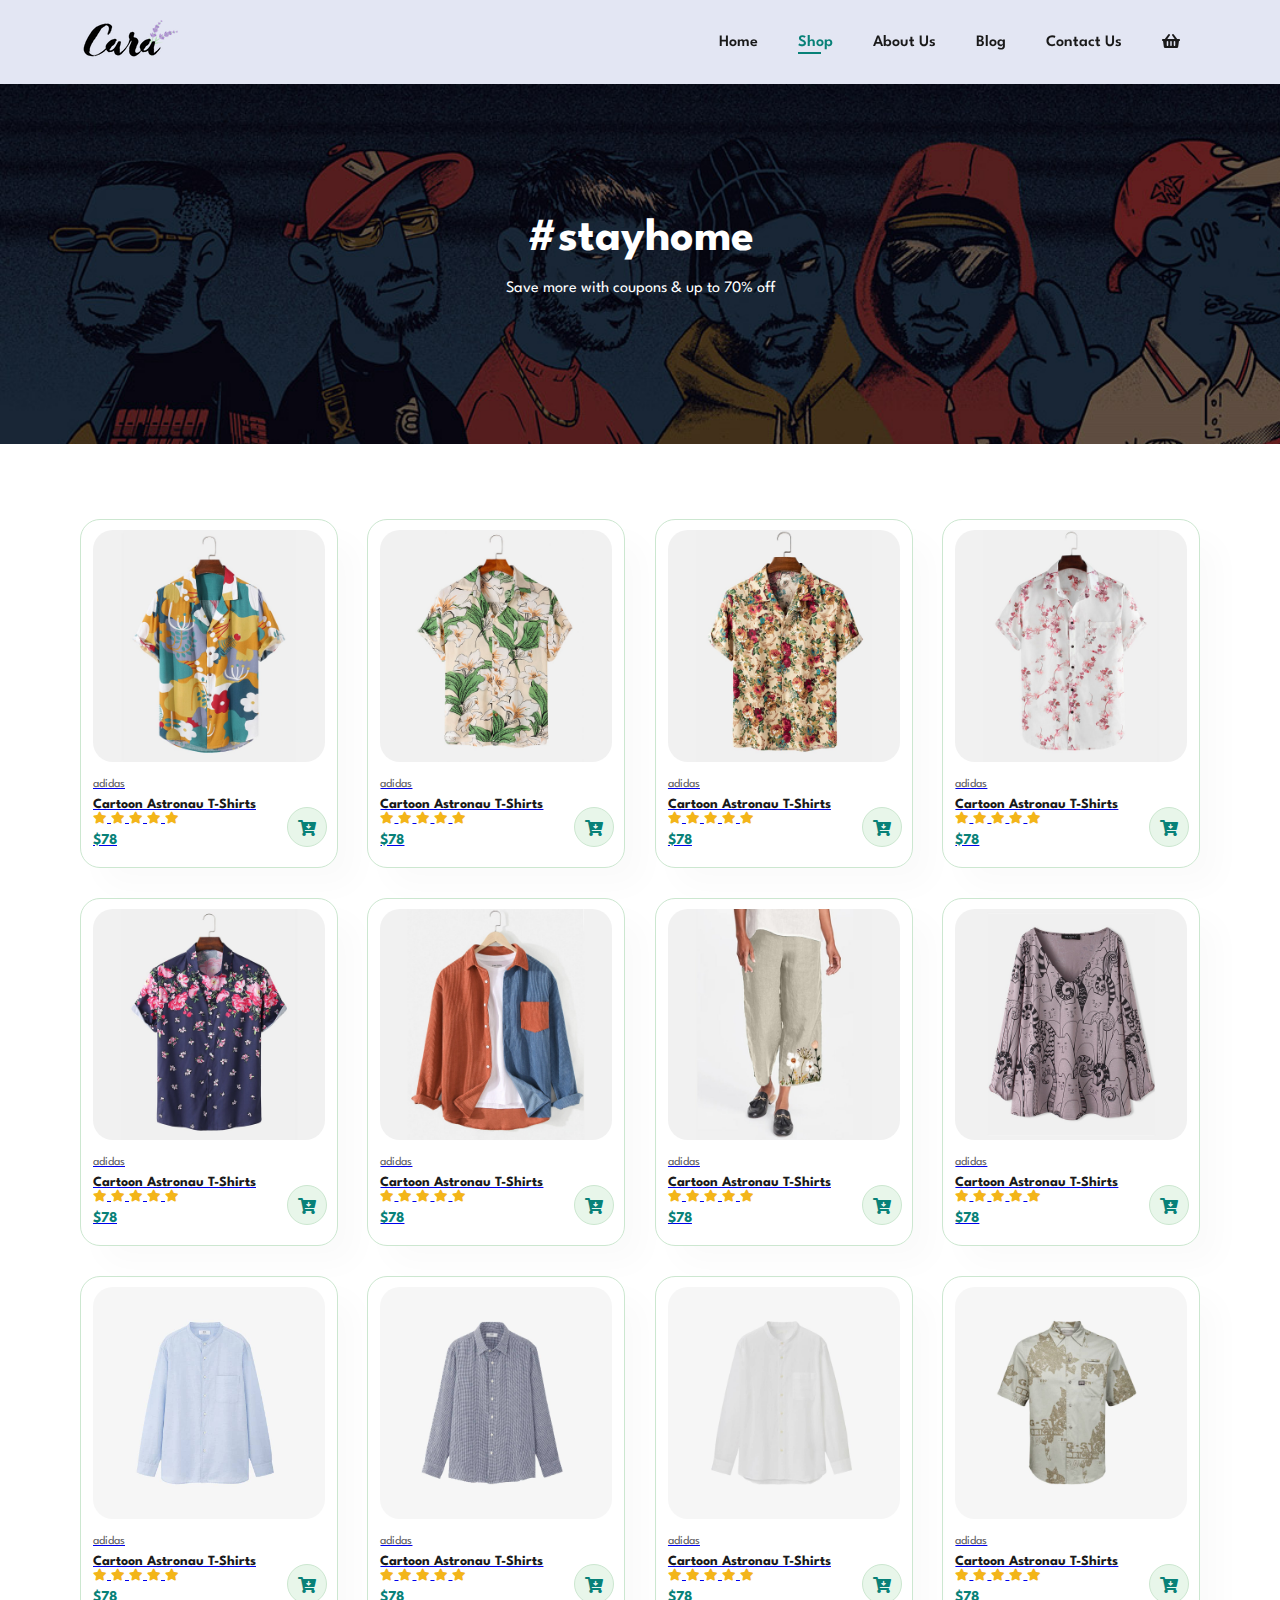
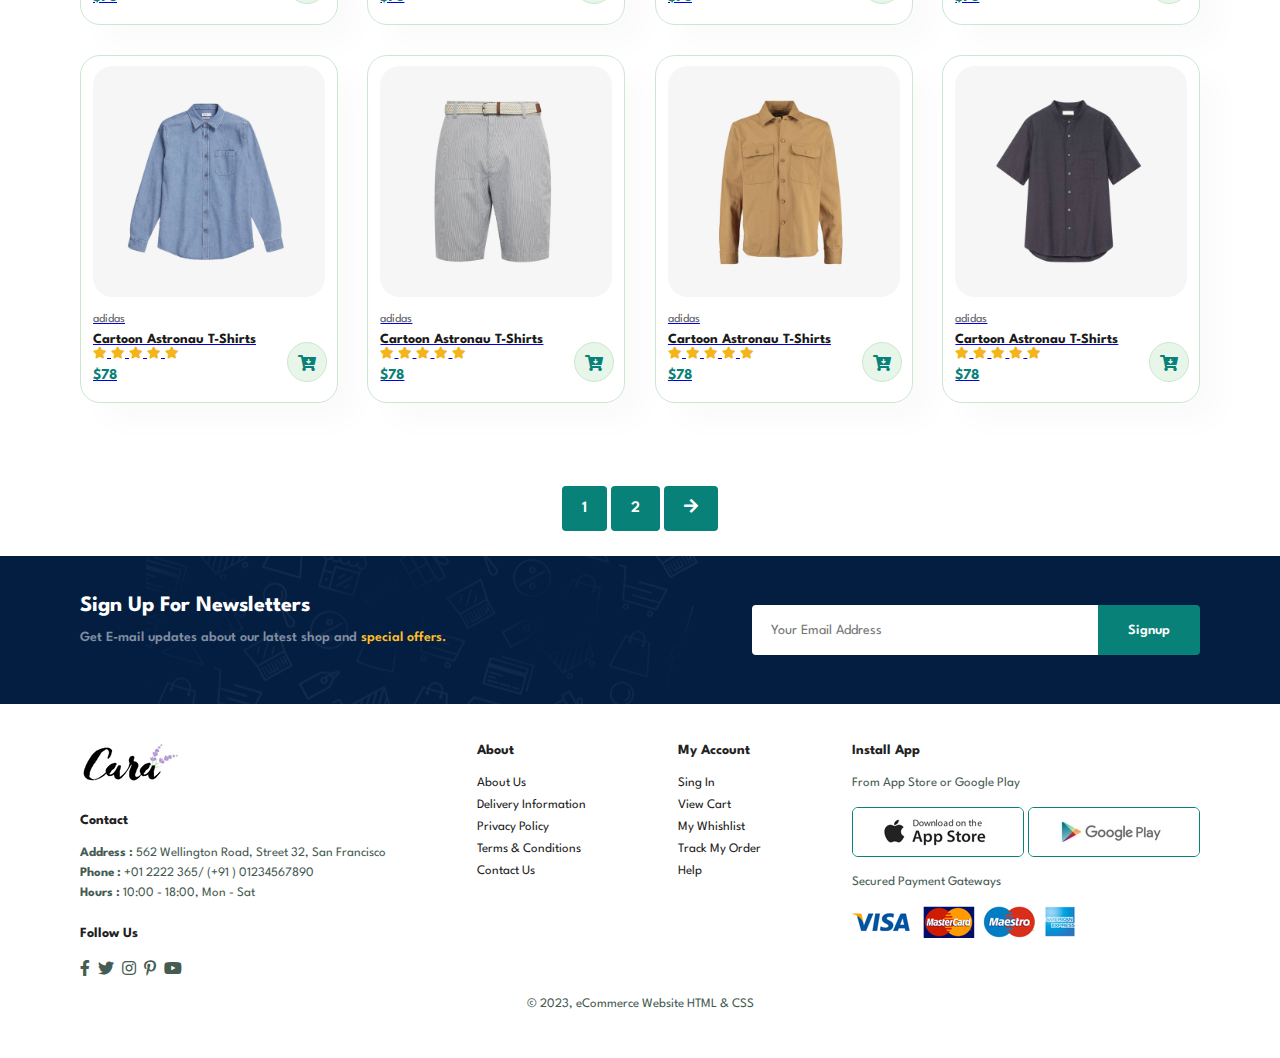
<file: shop.html>
<!DOCTYPE html>
<html lang="en">

<head>
    <meta charset="UTF-8">
    <meta http-equiv="X-UA-Compatible" content="IE=edge">
    <meta name="viewport" content="width=device-width, initial-scale=1.0">
    <title>Shop - eCommerce Website using HTML</title>
    <link rel="stylesheet" href="https://cdnjs.cloudflare.com/ajax/libs/font-awesome/5.8.1/css/all.min.css" />
    <link rel="stylesheet" href="https://use.fontawesome.com/releases/v5.15.4/css/all.css" />
    <link rel="stylesheet" href="assets/css/style.css" />
</head>

<body>

    <!-----Header Start----->
    <section id="header">
        <a href="index.html"><img src="assets/img/logo.png" class="logo" /></a>
        <div>
            <ul id="navbar">
                <li><a href="index.html">Home</a></li>
                <li><a class="active" href="shop.html">Shop</a></li>
                <li><a href="about.html">About Us</a></li>
                <li><a href="blog.html">Blog</a></li>
                <li><a href="contact.html">Contact Us</a></li>
                <li id="lg-bag"><a href="cart.html"><i class="fas fa-shopping-basket"></i></a></li>
                <a href="#" id="close"><i class="fas fa-times"></i></a>
            </ul>
        </div>

        <div id="mobile">
            <a href="cart.html"><i class="fas fa-shopping-basket"></i></a>
            <i id="bar" class="fas fa-outdent"></i>
        </div>
    </section>
    <!-----Header End------->

    <!-------Banner Section Start------>
    <section id="page-header">
        <h2>#stayhome</h2>
        <p>Save more with coupons & up to 70% off</p>
    </section>
    <!-------Banner Section End------>


    <!------Featured Product Start-------->
    <section id="product1" class="section-p1">
        <div class="pro-container">
            <div class="pro">
                <a href="single-product.html"><img src="assets/img/products/f1.jpg" alt="" /></a>
                <a href="single-product.html"><div class="des">
                    <span>adidas</span>
                    <h5>Cartoon Astronau T-Shirts</h5>
                    <div class="star">
                        <i class="fas fa-star"></i>
                        <i class="fas fa-star"></i>
                        <i class="fas fa-star"></i>
                        <i class="fas fa-star"></i>
                        <i class="fas fa-star"></i>
                    </div>
                    <h4>$78</h4>
                </div></a>
                <a href="#"><i class="fas fa-cart-arrow-down cart"></i></a>
            </div>


            <div class="pro">
                <a href="single-product.html"><img src="assets/img/products/f2.jpg" alt="" />
                <div class="des">
                    <span>adidas</span>
                    <h5>Cartoon Astronau T-Shirts</h5>
                    <div class="star">
                        <i class="fas fa-star"></i>
                        <i class="fas fa-star"></i>
                        <i class="fas fa-star"></i>
                        <i class="fas fa-star"></i>
                        <i class="fas fa-star"></i>
                    </div>
                    <h4>$78</h4>
                </div></a>
                <a href="#"><i class="fas fa-cart-arrow-down cart"></i></a>
            </div>

            <div class="pro">
                <a href="single-product.html"><img src="assets/img/products/f3.jpg" alt="" />
                <div class="des">
                    <span>adidas</span>
                    <h5>Cartoon Astronau T-Shirts</h5>
                    <div class="star">
                        <i class="fas fa-star"></i>
                        <i class="fas fa-star"></i>
                        <i class="fas fa-star"></i>
                        <i class="fas fa-star"></i>
                        <i class="fas fa-star"></i>
                    </div>
                    <h4>$78</h4>
                </div></a>
                <a href="#"><i class="fas fa-cart-arrow-down cart"></i></a>
            </div>

            <div class="pro">
                <a href="single-product.html"><img src="assets/img/products/f4.jpg" alt="" />
                <div class="des">
                    <span>adidas</span>
                    <h5>Cartoon Astronau T-Shirts</h5>
                    <div class="star">
                        <i class="fas fa-star"></i>
                        <i class="fas fa-star"></i>
                        <i class="fas fa-star"></i>
                        <i class="fas fa-star"></i>
                        <i class="fas fa-star"></i>
                    </div>
                    <h4>$78</h4>
                </div></a>
                <a href="#"><i class="fas fa-cart-arrow-down cart"></i></a>
            </div>

            <div class="pro">
                <a href="single-product.html"><img src="assets/img/products/f5.jpg" alt="" />
                <div class="des">
                    <span>adidas</span>
                    <h5>Cartoon Astronau T-Shirts</h5>
                    <div class="star">
                        <i class="fas fa-star"></i>
                        <i class="fas fa-star"></i>
                        <i class="fas fa-star"></i>
                        <i class="fas fa-star"></i>
                        <i class="fas fa-star"></i>
                    </div>
                    <h4>$78</h4>
                </div></a>
                <a href="#"><i class="fas fa-cart-arrow-down cart"></i></a>
            </div>

            <div class="pro">
                <a href="single-product.html"><img src="assets/img/products/f6.jpg" alt="" />
                <div class="des">
                    <span>adidas</span>
                    <h5>Cartoon Astronau T-Shirts</h5>
                    <div class="star">
                        <i class="fas fa-star"></i>
                        <i class="fas fa-star"></i>
                        <i class="fas fa-star"></i>
                        <i class="fas fa-star"></i>
                        <i class="fas fa-star"></i>
                    </div>
                    <h4>$78</h4>
                </div></a>
                <a href="#"><i class="fas fa-cart-arrow-down cart"></i></a>
            </div>

            <div class="pro">
                <a href="single-product.html"><img src="assets/img/products/f7.jpg" alt="" />
                <div class="des">
                    <span>adidas</span>
                    <h5>Cartoon Astronau T-Shirts</h5>
                    <div class="star">
                        <i class="fas fa-star"></i>
                        <i class="fas fa-star"></i>
                        <i class="fas fa-star"></i>
                        <i class="fas fa-star"></i>
                        <i class="fas fa-star"></i>
                    </div>
                    <h4>$78</h4>
                </div></a>
                <a href="#"><i class="fas fa-cart-arrow-down cart"></i></a>
            </div>


            <div class="pro">
                <a href="single-product.html"><img src="assets/img/products/f8.jpg" alt="" />
                <div class="des">
                    <span>adidas</span>
                    <h5>Cartoon Astronau T-Shirts</h5>
                    <div class="star">
                        <i class="fas fa-star"></i>
                        <i class="fas fa-star"></i>
                        <i class="fas fa-star"></i>
                        <i class="fas fa-star"></i>
                        <i class="fas fa-star"></i>
                    </div>
                    <h4>$78</h4>
                </div></a>
                <a href="#"><i class="fas fa-cart-arrow-down cart"></i></a>
            </div>

            <div class="pro">
                <a href="single-product.html"><img src="assets/img/products/n1.jpg" alt="" />
                <div class="des">
                    <span>adidas</span>
                    <h5>Cartoon Astronau T-Shirts</h5>
                    <div class="star">
                        <i class="fas fa-star"></i>
                        <i class="fas fa-star"></i>
                        <i class="fas fa-star"></i>
                        <i class="fas fa-star"></i>
                        <i class="fas fa-star"></i>
                    </div>
                    <h4>$78</h4>
                </div></a>
                <a href="#"><i class="fas fa-cart-arrow-down cart"></i></a>
            </div>

            <div class="pro">
                <a href="single-product.html"><img src="assets/img/products/n2.jpg" alt="" />
                <div class="des">
                    <span>adidas</span>
                    <h5>Cartoon Astronau T-Shirts</h5>
                    <div class="star">
                        <i class="fas fa-star"></i>
                        <i class="fas fa-star"></i>
                        <i class="fas fa-star"></i>
                        <i class="fas fa-star"></i>
                        <i class="fas fa-star"></i>
                    </div>
                    <h4>$78</h4>
                </div></a>
                <a href="#"><i class="fas fa-cart-arrow-down cart"></i></a>
            </div>

            <div class="pro">
                <a href="single-product.html"><img src="assets/img/products/n3.jpg" alt="" />
                <div class="des">
                    <span>adidas</span>
                    <h5>Cartoon Astronau T-Shirts</h5>
                    <div class="star">
                        <i class="fas fa-star"></i>
                        <i class="fas fa-star"></i>
                        <i class="fas fa-star"></i>
                        <i class="fas fa-star"></i>
                        <i class="fas fa-star"></i>
                    </div>
                    <h4>$78</h4>
                </div></a>
                <a href="#"><i class="fas fa-cart-arrow-down cart"></i></a>
            </div>

            <div class="pro">
                <a href="single-product.html"><img src="assets/img/products/n4.jpg" alt="" />
                <div class="des">
                    <span>adidas</span>
                    <h5>Cartoon Astronau T-Shirts</h5>
                    <div class="star">
                        <i class="fas fa-star"></i>
                        <i class="fas fa-star"></i>
                        <i class="fas fa-star"></i>
                        <i class="fas fa-star"></i>
                        <i class="fas fa-star"></i>
                    </div>
                    <h4>$78</h4>
                </div></a>
                <a href="#"><i class="fas fa-cart-arrow-down cart"></i></a>
            </div>

            <div class="pro">
                <a href="single-product.html"><img src="assets/img/products/n5.jpg" alt="" />
                <div class="des">
                    <span>adidas</span>
                    <h5>Cartoon Astronau T-Shirts</h5>
                    <div class="star">
                        <i class="fas fa-star"></i>
                        <i class="fas fa-star"></i>
                        <i class="fas fa-star"></i>
                        <i class="fas fa-star"></i>
                        <i class="fas fa-star"></i>
                    </div>
                    <h4>$78</h4>
                </div></a>
                <a href="#"><i class="fas fa-cart-arrow-down cart"></i></a>
            </div>

            <div class="pro">
                <a href="single-product.html"><img src="assets/img/products/n6.jpg" alt="" />
                <div class="des">
                    <span>adidas</span>
                    <h5>Cartoon Astronau T-Shirts</h5>
                    <div class="star">
                        <i class="fas fa-star"></i>
                        <i class="fas fa-star"></i>
                        <i class="fas fa-star"></i>
                        <i class="fas fa-star"></i>
                        <i class="fas fa-star"></i>
                    </div>
                    <h4>$78</h4>
                </div></a>
                <a href="#"><i class="fas fa-cart-arrow-down cart"></i></a>
            </div>

            <div class="pro">
                <a href="single-product.html"><img src="assets/img/products/n7.jpg" alt="" />
                <div class="des">
                    <span>adidas</span>
                    <h5>Cartoon Astronau T-Shirts</h5>
                    <div class="star">
                        <i class="fas fa-star"></i>
                        <i class="fas fa-star"></i>
                        <i class="fas fa-star"></i>
                        <i class="fas fa-star"></i>
                        <i class="fas fa-star"></i>
                    </div>
                    <h4>$78</h4>
                </div></a>
                <a href="#"><i class="fas fa-cart-arrow-down cart"></i></a>
            </div>


            <div class="pro">
                <a href="single-product.html"><img src="assets/img/products/n8.jpg" alt="" />
                <div class="des">
                    <span>adidas</span>
                    <h5>Cartoon Astronau T-Shirts</h5>
                    <div class="star">
                        <i class="fas fa-star"></i>
                        <i class="fas fa-star"></i>
                        <i class="fas fa-star"></i>
                        <i class="fas fa-star"></i>
                        <i class="fas fa-star"></i>
                    </div>
                    <h4>$78</h4>
                </div></a>
                <a href="#"><i class="fas fa-cart-arrow-down cart"></i></a>
            </div>
        </div>


    </section>
    <!------Featured Product End-------->

    <!-------Pagination Start------->
    <section id="pagination" class="section-p1">
        <a href="">1</a>
        <a href="">2</a>
        <a href=""><i class="fas fa-arrow-right"></i></a>
    </section>
    <!-------Pagination End--------->

    <!-----Newsletter Start------>
    <section id="newsletter" class="section-p1">
        <div class="newstext">
            <h4>Sign Up For Newsletters</h4>
            <p>Get E-mail updates about our latest shop and <span>special offers.</span></p>
        </div>
        <div class="form">
            <input type="text" placeholder="Your Email Address" />
            <button class="normal">Signup</button>
        </div>
    </section>
    <!-----Newsletter End-------->

    <!---------Footer Start--------->
    <footer class="section-p1">
        <div class="col">
            <img class="logo" src="assets/img/logo.png" />
            <h4>Contact</h4>
            <p><strong>Address :</strong> 562 Wellington Road, Street 32, San Francisco</p>
            <p><strong>Phone :</strong> +01 2222 365/ (+91 ) 01234567890</p>
            <p><strong>Hours :</strong> 10:00 - 18:00, Mon - Sat</p>

            <div class="follow">
                <h4>Follow Us</h4>
                <div class="icon">
                    <i class="fab fa-facebook-f"></i>
                    <i class="fab fa-twitter"></i>
                    <i class="fab fa-instagram"></i>
                    <i class="fab fa-pinterest-p"></i>
                    <i class="fab fa-youtube"></i>
                </div>
            </div>
        </div>

        <div class="col">
            <h4>About</h4>
            <a href="#">About Us</a>
            <a href="#">Delivery Information</a>
            <a href="#">Privacy Policy</a>
            <a href="#">Terms & Conditions</a>
            <a href="#">Contact Us</a>
        </div>

        <div class="col">
            <h4>My Account</h4>
            <a href="#">Sing In</a>
            <a href="#">View Cart</a>
            <a href="#">My Whishlist</a>
            <a href="#">Track My Order</a>
            <a href="#">Help</a>
        </div>

        <div class="col install">
            <h4>Install App</h4>
            <p>From App Store or Google Play</p>
            <div class="row">
                <img src="assets/img/pay/app.jpg" />
                <img src="assets/img/pay/play.jpg" />
            </div>
            <p>Secured Payment Gateways</p>
            <img src="assets/img/pay/pay.png" />
        </div>

        <div class="copyright">
            <p>© 2023, eCommerce Website HTML & CSS</p>
            </p>
        </div>
    </footer>
    <!---------Footer End----------->

    <!----Footer Script-->
    <script src="assets/js/script.js"></script>
</body>

</html>
</file>
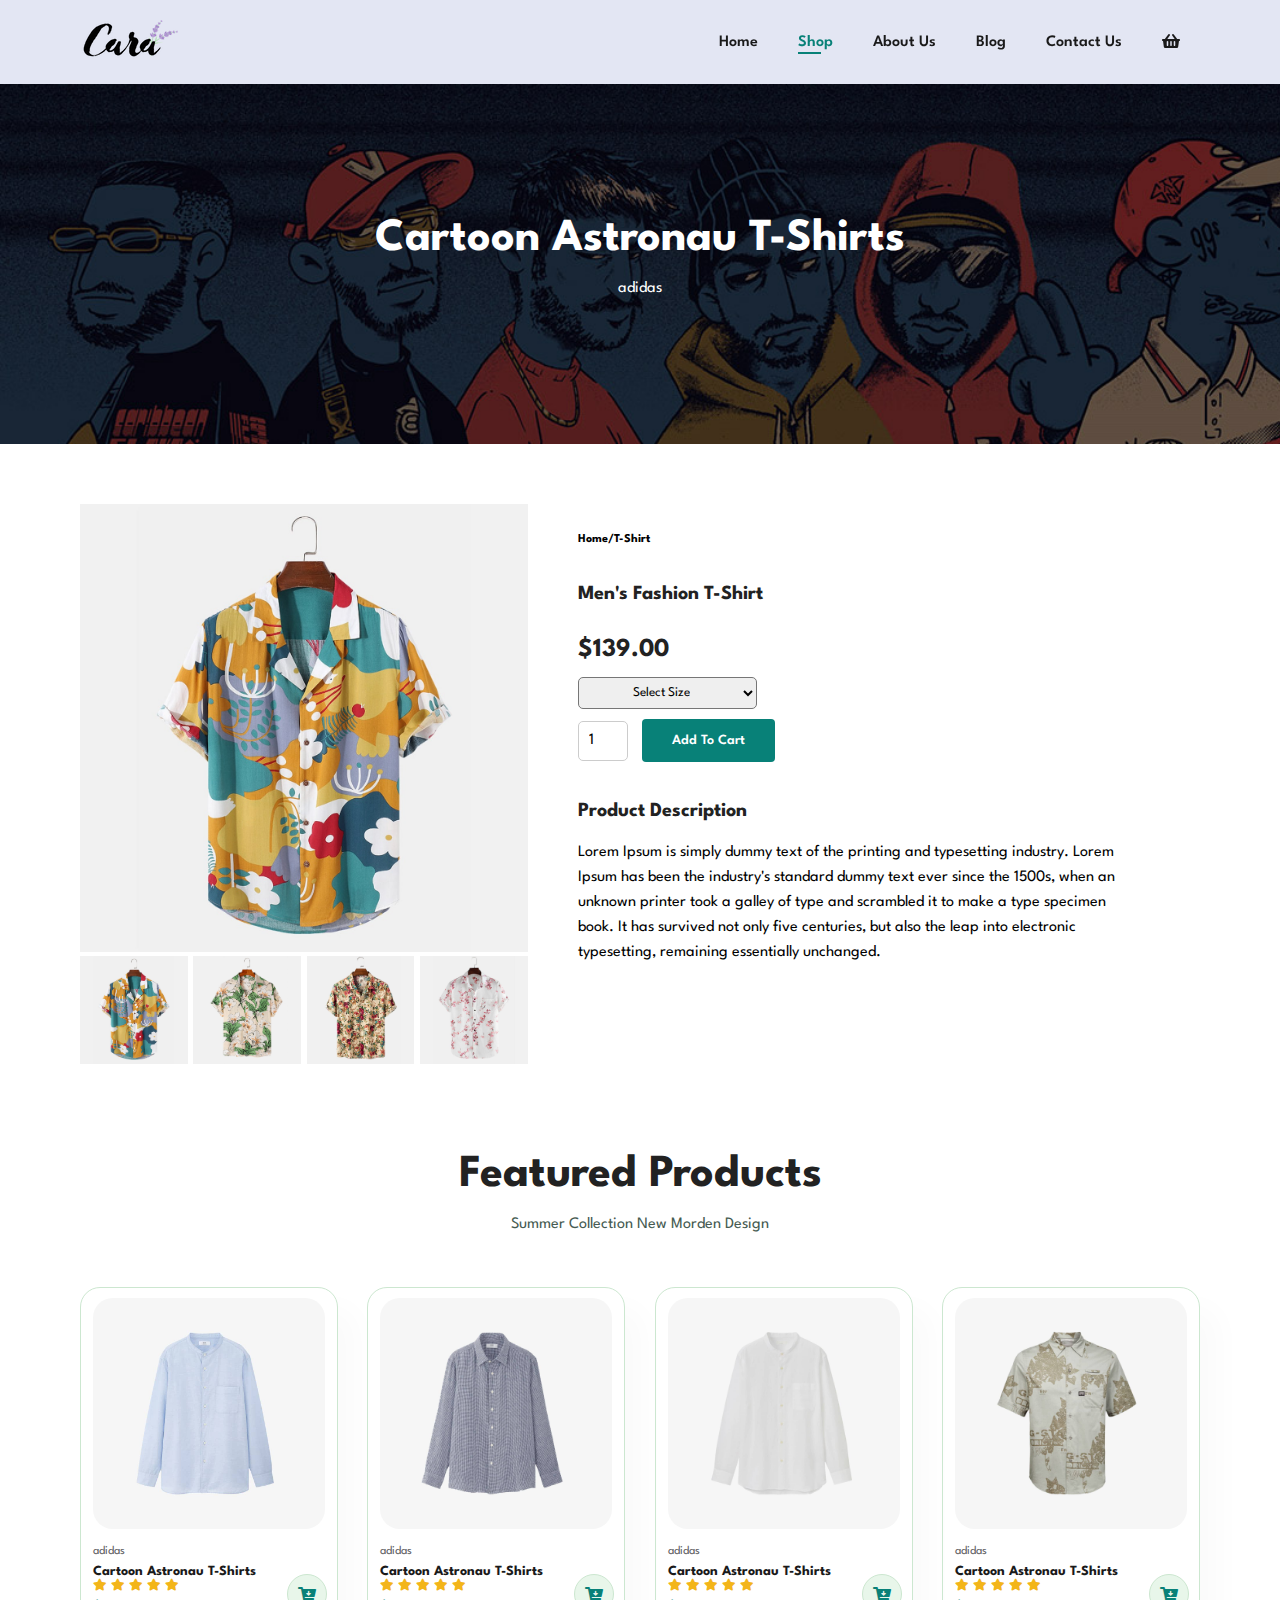
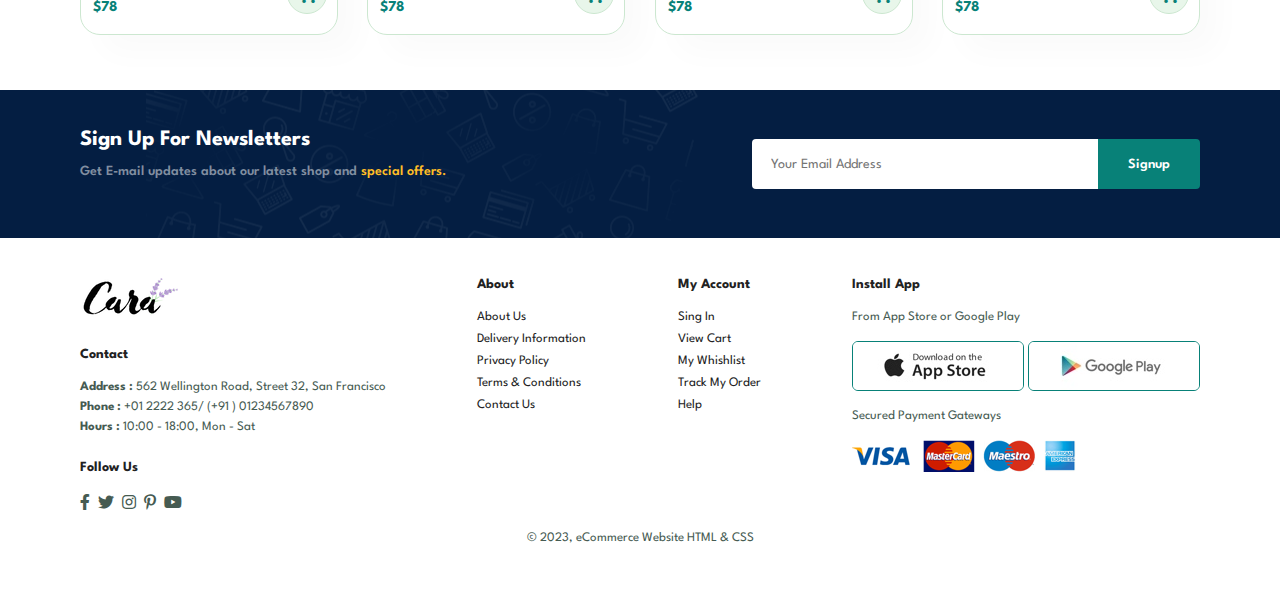
<file: single-product.html>
<!DOCTYPE html>
<html lang="en">

<head>
    <meta charset="UTF-8">
    <meta http-equiv="X-UA-Compatible" content="IE=edge">
    <meta name="viewport" content="width=device-width, initial-scale=1.0">
    <title>Single Product - eCommerce Website using HTML</title>
    <link rel="stylesheet" href="https://cdnjs.cloudflare.com/ajax/libs/font-awesome/5.8.1/css/all.min.css" />
    <link rel="stylesheet" href="https://use.fontawesome.com/releases/v5.15.4/css/all.css" />
    <link rel="stylesheet" href="assets/css/style.css" />
</head>

<body>

    <!-----Header Start----->
    <section id="header">
        <a href="index.html"><img src="assets/img/logo.png" class="logo" /></a>
        <div>
            <ul id="navbar">
                <li><a href="index.html">Home</a></li>
                <li><a class="active" href="shop.html">Shop</a></li>
                <li><a href="about.html">About Us</a></li>
                <li><a href="blog.html">Blog</a></li>
                <li><a href="contact.html">Contact Us</a></li>
                <li id="lg-bag"><a href="cart.html"><i class="fas fa-shopping-basket"></i></a></li>
                <a href="#" id="close"><i class="fas fa-times"></i></a>
            </ul>
        </div>

        <div id="mobile">
            <a href="cart.html"><i class="fas fa-shopping-basket"></i></a>
            <i id="bar" class="fas fa-outdent"></i>
        </div>
    </section>
    <!-----Header End------->

    <!-------Banner Section Start------>
    <section id="page-header">
        <h2>Cartoon Astronau T-Shirts</h2>
        <p>adidas</p>
    </section>
    <!-------Banner Section End------>

    <!-------Single Product Page Start-------->
    <section id="prodetails" class="section-p1">
        <div class="single-pro-image">
            <img src="assets/img/products/f1.jpg" width="100%" id="mainImg" />
            <div class="small-img-group">
                <div class="small-img-col">
                    <img src="assets/img/products/f1.jpg" width="100%" class="small-img" />
                </div>
                <div class="small-img-col">
                    <img src="assets/img/products/f2.jpg" width="100%" class="small-img" />
                </div>
                <div class="small-img-col">
                    <img src="assets/img/products/f3.jpg" width="100%" class="small-img" />
                </div>
                <div class="small-img-col">
                    <img src="assets/img/products/f4.jpg" width="100%" class="small-img" />
                </div>
            </div>
        </div>
        <div class="single-pro-details">
            <h6>Home/T-Shirt</h6>
            <h4>Men's Fashion T-Shirt</h4>
            <h2>$139.00</h2>
            <select>
                <option>Select Size</option>
                <option>XL</option>
                <option>XXL</option>
                <option>Small</option>
                <option>Large</option>
            </select>
            <input type="number" value="1" />
            <button class="normal">Add To Cart</button>
            <h4>Product Description</h4>
            <span>Lorem Ipsum is simply dummy text of the printing and typesetting industry. Lorem Ipsum has been the
                industry's standard dummy text ever since the 1500s, when an unknown printer took a galley of type and
                scrambled it to make a type specimen book. It has survived not only five centuries, but also the leap
                into electronic typesetting, remaining essentially unchanged.</span>
        </div>
    </section>
    <!-------Single Product Page End---------->

    <!------New Arrival Product Start-------->
    <section id="product1" class="section-p1">
        <h2>Featured Products</h2>
        <p>Summer Collection New Morden Design</p>
        <div class="pro-container">
            <div class="pro">
                <img src="assets/img/products/n1.jpg" alt="" />
                <div class="des">
                    <span>adidas</span>
                    <h5>Cartoon Astronau T-Shirts</h5>
                    <div class="star">
                        <i class="fas fa-star"></i>
                        <i class="fas fa-star"></i>
                        <i class="fas fa-star"></i>
                        <i class="fas fa-star"></i>
                        <i class="fas fa-star"></i>
                    </div>
                    <h4>$78</h4>
                </div>
                <a href="#"><i class="fas fa-cart-arrow-down cart"></i></a>
            </div>

            <div class="pro">
                <img src="assets/img/products/n2.jpg" alt="" />
                <div class="des">
                    <span>adidas</span>
                    <h5>Cartoon Astronau T-Shirts</h5>
                    <div class="star">
                        <i class="fas fa-star"></i>
                        <i class="fas fa-star"></i>
                        <i class="fas fa-star"></i>
                        <i class="fas fa-star"></i>
                        <i class="fas fa-star"></i>
                    </div>
                    <h4>$78</h4>
                </div>
                <a href="#"><i class="fas fa-cart-arrow-down cart"></i></a>
            </div>

            <div class="pro">
                <img src="assets/img/products/n3.jpg" alt="" />
                <div class="des">
                    <span>adidas</span>
                    <h5>Cartoon Astronau T-Shirts</h5>
                    <div class="star">
                        <i class="fas fa-star"></i>
                        <i class="fas fa-star"></i>
                        <i class="fas fa-star"></i>
                        <i class="fas fa-star"></i>
                        <i class="fas fa-star"></i>
                    </div>
                    <h4>$78</h4>
                </div>
                <a href="#"><i class="fas fa-cart-arrow-down cart"></i></a>
            </div>

            <div class="pro">
                <img src="assets/img/products/n4.jpg" alt="" />
                <div class="des">
                    <span>adidas</span>
                    <h5>Cartoon Astronau T-Shirts</h5>
                    <div class="star">
                        <i class="fas fa-star"></i>
                        <i class="fas fa-star"></i>
                        <i class="fas fa-star"></i>
                        <i class="fas fa-star"></i>
                        <i class="fas fa-star"></i>
                    </div>
                    <h4>$78</h4>
                </div>
                <a href="#"><i class="fas fa-cart-arrow-down cart"></i></a>
            </div>


        </div>


    </section>
    <!------New Arrival Product End-------->

    <!-----Newsletter Start------>
    <section id="newsletter" class="section-p1">
        <div class="newstext">
            <h4>Sign Up For Newsletters</h4>
            <p>Get E-mail updates about our latest shop and <span>special offers.</span></p>
        </div>
        <div class="form">
            <input type="text" placeholder="Your Email Address" />
            <button class="normal">Signup</button>
        </div>
    </section>
    <!-----Newsletter End-------->

    <!---------Footer Start--------->
    <footer class="section-p1">
        <div class="col">
            <img class="logo" src="assets/img/logo.png" />
            <h4>Contact</h4>
            <p><strong>Address :</strong> 562 Wellington Road, Street 32, San Francisco</p>
            <p><strong>Phone :</strong> +01 2222 365/ (+91 ) 01234567890</p>
            <p><strong>Hours :</strong> 10:00 - 18:00, Mon - Sat</p>

            <div class="follow">
                <h4>Follow Us</h4>
                <div class="icon">
                    <i class="fab fa-facebook-f"></i>
                    <i class="fab fa-twitter"></i>
                    <i class="fab fa-instagram"></i>
                    <i class="fab fa-pinterest-p"></i>
                    <i class="fab fa-youtube"></i>
                </div>
            </div>
        </div>

        <div class="col">
            <h4>About</h4>
            <a href="#">About Us</a>
            <a href="#">Delivery Information</a>
            <a href="#">Privacy Policy</a>
            <a href="#">Terms & Conditions</a>
            <a href="#">Contact Us</a>
        </div>

        <div class="col">
            <h4>My Account</h4>
            <a href="#">Sing In</a>
            <a href="#">View Cart</a>
            <a href="#">My Whishlist</a>
            <a href="#">Track My Order</a>
            <a href="#">Help</a>
        </div>

        <div class="col install">
            <h4>Install App</h4>
            <p>From App Store or Google Play</p>
            <div class="row">
                <img src="assets/img/pay/app.jpg" />
                <img src="assets/img/pay/play.jpg" />
            </div>
            <p>Secured Payment Gateways</p>
            <img src="assets/img/pay/pay.png" />
        </div>

        <div class="copyright">
            <p>© 2023, eCommerce Website HTML & CSS</p>
            </p>
        </div>
    </footer>
    <!---------Footer End----------->

    <!------Gallery Selection JS Code Start-------->
    <script>
        var MainImg = document.getElementById('mainImg');
        var smallImg = document.getElementsByClassName('small-img');

        smallImg[0].onclick = function () {
            MainImg.src = smallImg[0].src;
        }

        smallImg[1].onclick = function () {
            MainImg.src = smallImg[1].src;
        }

        smallImg[2].onclick = function () {
            MainImg.src = smallImg[2].src;
        }

        smallImg[3].onclick = function () {
            MainImg.src = smallImg[3].src;
        }
    </script>
    <!------Gallery Selection JS Code End---------->

    <!----Footer Script-->
    <script src="assets/js/script.js"></script>
</body>

</html>
</file>
<file: assets/css/style.css>
@import url('https://fonts.googleapis.com/css2?family=League+Spartan:wght@100;200;300;400;500;600;700;800;900&display=swap');
*{
    margin: 0;
    padding: 0;
    box-sizing: border-box;
    font-family: 'League Spartan', sans-serif;
}

h1 {
    font-size: 50px;
    line-height: 64px;
    color: #222;
}
h2 {
    font-size: 46px;
    line-height: 54px;
    color: #222;
}
h4 {
    font-size: 20px;
    color: #222;
}
h6 {
    font-size: 12px;
    font-weight: 700;
}
p{
    font-size: 16px;
    color: #465b52;
    margin: 15px 0px 20px 0px;
}
.section-p1 {
    padding: 40px 80px;
}
.section-m1 {
    margin: 40px 0;
}

button.normal{
    font-size: 14px;
    font-weight: 600;
    padding: 15px 30px;
    color: #000;
    background-color: #fff;
    border-radius: 4px;
    cursor: pointer;
    border : none;
    outline: none;
    transition: 0.2 ease;
}

button.white{
    font-size: 13px;
    font-weight: 600;
    padding: 11px 18px;
    color: #fff;
    background-color: transparent;
    cursor: pointer;
    border : 1px solid #fff;
    outline: none;
    transition: 0.2 ease;
}

body{
    width: 100%;
}

/********Header Start*********/
#header
{
    display: flex;
    align-items: center;
    justify-content: space-between;
    padding: 20px 80px;
    background: #E3E6F3;
    box-shadow: 0 5px 15px rgba(0,0,0,0.06);
    z-index: 999;
    position: sticky;
    top:0;
    left: 0;
}

#navbar{
    display: flex;
    align-items: center;
    justify-content: center;
}

#navbar li{
    list-style: none;
    padding: 0 20px;
    position: relative;
}
#navbar li a {
    text-decoration: none;
    font-size: 16px;
    font-weight: 600;
    color: #1a1a1a;
    transition: 0.3s ease;
}

#navbar li a:hover, 
#navbar li a.active {
    color: #088178;
}

#navbar li a.active::after,
#navbar li a:hover::after {
    content: "";
    width: 30%;
    height: 2px;
    background: #088178;
    position: absolute;
    bottom: -4px;
    left: 20px;
}

#mobile
{
    display: none;
    align-items: center;
}

#close {
    display: none;
}

/*********Header End**********/

/*********Hero Section************/
#hero{
    background-image: url("../img/hero4.png");
    width: 100%;
    height: 90vh;
    background-position: top 25% right 0;
    background-size: cover;
    padding: 0 80px;
    display: flex;
    flex-direction: column;
    align-items: flex-start;
    justify-content: center;

}
#hero h4 {
    padding-bottom: 15px;
}

#hero h1 {
    color: #088178;
}
#hero button{
    background-image: url("../img/button.png");
    background-color: transparent;
    color: #088178;
    border: 0;
    padding: 14px 80px 14px 65px;
    background-repeat: no-repeat;
    cursor: pointer;
    font-weight: 700;
    font-size: 15px;
}

#feature {
    display: flex;
    align-items: center;
    justify-content: space-between;
    flex-wrap: wrap;
}

#feature .fe-box {
    width: 180px;
    text-align: center;
    padding: 25px 15px;
    box-shadow: 20px 20px 30px rgba(0, 0, 0, 0.03);
    border: 1px solid #cce7f0;
    border-radius: 4px;
    margin:  15px 0;
}

#feature .fe-box:hover {
    box-shadow: 10px 10px 54px rgba(70, 62, 221, 0.01);
}
#feature .fe-box img {
    width: 100%;
    margin-bottom: 10px;
}

#feature .fe-box h6 {
    display: inline-block;
    padding: 9px 8px 6px 8px;
    line-height: 1;
    border-radius: 4px;
    color: #088178;
    background-color: #fddde4;
}

#feature .fe-box:nth-child(2) h6 {
    background-color: #cdebbc;
}

#feature .fe-box:nth-child(3) h6 {
    background-color: #d1e8f2;
}

#feature .fe-box:nth-child(4) h6 {
    background-color: #cdd4f8;
}

#feature .fe-box:nth-child(5) h6 {
    background-color: #f6dbf6;
}

#feature .fe-box:nth-child(6) h6 {
    background-color: #fff2e5;
}

/*********Featured Product************/
#product1 {
    text-align: center;
}

#product1 .pro-container{
    display: flex;
    justify-content: space-between;
    padding-top: 20px;
    flex-wrap: wrap;
}

#product1 .pro{
    width: 23%;
    min-width: 250px;
    padding: 10px 12px;
    border: 1px solid #cce7d0;
    border-radius: 20px;
    cursor: pointer;
    box-shadow: 20px 20px 30px rgba(0, 0, 0, 0.02);
    margin: 15px 0;
    transition: 0.2 ease;
    position: relative;
}

#product1 .pro:hover{
    box-shadow: 20px 20px 30px rgba(0, 0, 0, 0.06);
}

#product1 .pro img{
    width: 100%;
    border-radius: 20px;
}

#product1 .pro .des {
    text-align: start;
    padding: 10px 0;
}

#product1 .pro .des span {
    color: #606063;
    font-size: 12px;
}

#product1 .pro .des h5 {
    padding-top: 7px;
    color: #1a1a1a;
    font-size: 14px;
}

#product1 .pro .des i{
    font-size: 12px;
    color: rgb(243, 181, 25);
}

#product1 .pro .des h4{
    padding-top: 7px;
    font-size: 15px;
    font-weight: 700;
    color: #088178;
}

#product1 .pro .cart {
    width: 40px;
    height: 40px;
    line-height: 40px;
    border-radius: 50px;
   /* font-weight: 500;*/
    background-color: #e8f6ea;
    color: #088178;
    border: 1px solid #cce7d0;
    position: absolute;
    bottom: 20px;
    right: 10px;
}

/*********Call To Action**********/
#banner {
    display: flex;
    flex-direction: column;
    justify-content: center;
    align-items: center;
    text-align: center;
    background-image: url("../img/banner/b2.jpg");
    width: 100%;
    height: 40vh;
    background-position:center;
    background-size: cover;
}

#banner h4 {
    color: #fff;
    font-size: 16px;
}

#banner h2 {
    color: #fff;
    font-size: 30px;
    padding: 10px 0;
}

#banner h2 span {
    color: #ef3636;
}

#banner button:hover{
    background: #088178;
    color: #fff;
}


/**********Product Category Call to Action***********/
#sm-banner {
    display: flex;
    justify-content: space-between;
    flex-wrap: wrap;
}

#sm-banner .banner-box {
    display: flex;
    flex-direction: column;
    justify-content: center;
    align-items: flex-start;
    background-image: url("../img/banner/b17.jpg");
    min-width: 580px;
    height: 50vh;
    background-position:center;
    background-size: cover;
    padding: 30px;
}

#sm-banner .banner-box2 {
    background-image: url("../img/banner/b10.jpg");
}

#sm-banner h4 {
    color: #fff;
    font-size : 20px;
    font-weight: 300;
}
    
#sm-banner h2 {
    color: #fff;
    font-size : 28px;
    font-weight: 800;
}

#sm-banner span {
    color: #fff;
    font-size : 14px;
    font-weight: 500;
    padding-bottom: 15px;
}

#sm-banner .banner-box:hover button {
    background-color: #088178;
    border: 1px solid #088178;
}

/*********Text Banner Start*************/
#banner3 {
    display: flex;
    justify-content: space-between;
    flex-wrap: wrap;
    padding: 0 80px;
}
#banner3 .banner-box {
    display: flex;
    flex-direction: column;
    justify-content: center;
    align-items: flex-start;
    background-image: url("../img/banner/b7.jpg");
    min-width: 30%;
    height: 30vh;
    background-position:center;
    background-size: cover;
    padding: 20px;
    margin-bottom: 20px;
}

#banner3 .banner-box2{
    background-image: url("../img/banner/b4.jpg");
}

#banner3 .banner-box3{
    background-image: url("../img/banner/b18.jpg");
}

#banner3 h2 {
    color: #fff;
    font-size: 22px;
    font-weight: 900;
}

#banner3 h3 {
    color: #ec544e;
    font-size: 15px;
    font-weight: 800;
}

/************Newsletter********/
#newsletter{
    display: flex;
    justify-content: space-between;
    flex-wrap: wrap;
    align-items: center;
    background-image: url("../img/banner/b14.png");
    background-repeat: no-repeat;
    background-position: 20% 30%;
    background-color: #041e42;
}

#newsletter h4 {
    font-size: 22px;
    font-weight: 700;
    color: #fff;
}

#newsletter p {
    font-size: 14px;
    font-weight: 600;
    color: #818ea0;
}

#newsletter .form {
    display: flex;
    width: 40%;
}

#newsletter p span {
    color: #ffbd27;
}

#newsletter input {
    height : 3.125rem;
    padding: 0 1.25em;
    font-size: 14px;
    width: 100%;
    border: 1px solid transparent;
    border-radius: 4px;
    outline: none;
    border-top-right-radius: 0;
    border-bottom-right-radius: 0;
}

#newsletter button {
    background-color: #088178;
    color: #fff;
    white-space: nowrap;
    border-top-left-radius: 0;
    border-bottom-left-radius: 0;
}

/********Footer***********/
footer {
    display: flex;
    flex-wrap: wrap;
    justify-content: space-between;
}

footer .col {
    display: flex;
    flex-direction: column;
    align-items: flex-start;
    margin-bottom: 20px;
}

footer .logo {
    margin-bottom: 30px;
}

footer h4 {
    font-size: 14px;
    padding-bottom: 20px;
}

footer p {
    font-size: 13px;
    margin:  0 0 8px 0;
}

footer a {
    font-size: 13px;
    text-decoration: none;
    color: #222;
    margin-bottom: 10px;
}

footer .follow {
    margin-top: 20px;
}

footer .follow i {
    color : #465b52;
    padding-right: 4px;
    cursor: pointer;
}

footer .install .row img {
    border: 1px solid #088178;
    border-radius: 6px;
}

footer .install img {
    margin: 10px 0 15px 0;
}

footer .follow i:hover, footer a:hover{
    color : #088178;
}

footer .copyright {
    width: 100%;
    text-align: center;
}


/***********Shop Page************/

#page-header {
    background-image: url("../img/banner/b1.jpg");
    width: 100%;
    height: 40vh;
    background-size: cover;
    display: flex;
    justify-content: center;
    text-align: center;
    flex-direction: column;
    padding: 14px;
}

#page-header h2,
#page-header p {
    color: #fff;
}

#pagination {
    text-align: center;
}

#pagination a {
    text-decoration: none;
    background-color: #088178;
    padding: 15px 20px;
    border-radius: 4px;
    color: #fff;
    font-weight: 600;
}

/**********Single Product Page**************/
#prodetails{
    display: flex;
    margin-top: 20px;
}

#prodetails .single-pro-image {
    width: 40%;
    margin-right: 50px;
}

.small-img-group{
    display: flex;
    justify-content: space-between;
}

.small-img-col{
    flex-basis: 24%;
    cursor: pointer;
}

#prodetails .single-pro-details {
    width: 50%;
    padding-top: 30px;
}

#prodetails .single-pro-details h4 {
    padding: 40px 0 20px 0;
}

#prodetails .single-pro-details h2 {
    font-size: 26px;
}

#prodetails .single-pro-details select
{
    display: block;
    padding: 8px 50px;
    margin-bottom: 10px;
    border-radius: 5px;
}

#prodetails .single-pro-details input
{
    width: 50px;
    height: 40px;
    border-radius: 5px;
    padding-left: 10px;
    font-size: 16px;
    margin-right: 10px;
    border: 1px solid #ccc;
}

#prodetails .single-pro-details input:focus
{
    outline: none;
}

#prodetails .single-pro-details button
{
    background-color: #088178;
    color: #fff;
}

#prodetails .single-pro-details span
{
    line-height: 25px;
}

/**********Blog Page**********/
#page-header.blog-header
{
    background-image: url("../img/banner/b19.jpg");
}

#blog{
    padding: 150px 150px 0 150px;
}

#blog .blog-box {
    display: flex;
    align-items: center;
    width: 100%;
    position: relative;
    padding-bottom: 90px;
}

#blog .blog-img {
    width : 50%;
    margin-right : 40px; 
}

#blog img {
    width: 100%;
    height : 300px;
    object-fit: cover;
}

#blog .blog-details {
    width : 50%;
}

#blog .blog-details a {
    text-decoration: none;
    color: #000;
    font-size: 11px;
    font-weight: 700;
    position: relative;
    transition: 0.3s;
}

#blog .blog-details a::after {
    content: "";
    width: 50px;
    height : 1px;
    background-color: #000;
    position: absolute;
    top : 4px;
    right : -60px;
}

#blog .blog-details a:hover::after {
    background-color: #088178;
}

#blog .blog-details a:hover {
    color: #088178;
}

#blog .blog-box h1{
    position: absolute;
    top : -40px;
    left: 0;
    font-size: 70px;
    font-weight: 700;
    color: #c9cbce;
    z-index: -9;
}

/*************About Page**************/
#page-header.about-header
{
    background-image: url("../img/about/banner.png");
}

#about-head
{
    display: flex;
    align-items: center;
}

#about-head img {
    width: 50%;
    height: auto;
}

#about-head div {
    padding-left: 40px;
}

#about-app {
    text-align: center;
}

#about-app .video {
    width: 70%;
    height: 100%;
    margin: 30px auto 0 auto;
}

#about-app .video video {
    width: 100%;
    height: 100%;
    border-radius: 25px;
}

/*********Contact Us************/
#contact-details {
    display: flex;
    align-items: center;
    justify-content: space-between;
}

#contact-details .details {
    width: 40%;
}

#contact-details .details span, #form-details form span {
    font-size: 12px;
}

#contact-details .details h2,
#form-details form h2 {
    font-size: 26px;
    line-height: 35px;
    padding: 20px 0;
}

#contact-details .details h3 {
    font-size: 16px;
    padding-bottom: 15px;
}

#contact-details .details li {
    list-style: none;
    display: flex;
    padding: 10px 0;
}

#contact-details .details li i {
    font-size: 14px;
    padding-right: 22px;
}

#contact-details .details li p {
    font-size: 14px;
    margin: 0;
}

#contact-details .map {
    width: 55%;
    height: 400px;
}

#contact-details .map iframe {
    width: 100%;
    height: 100%;
}

#form-details {
    display: flex;
    justify-content: space-between;
    margin: 30px;
    padding: 80px;
    border: 1px solid #e1e1e1;
}

#form-details form {
    width: 65%;
    display: flex;
    flex-direction: column;
    align-items: flex-start;
}

#form-details form input,
#form-details form textarea {
    width: 100%;
    padding: 12px 15px;
    outline: none;
    margin-bottom: 20px;
    border: 1px solid #e1e1e1;
}
#form-details form button{
    background-color: #088178;
    color: #fff;
}

#form-details .people div{
    padding-bottom: 25px;
    display: flex;
    align-items: flex-start;
}

#form-details .people div img {
    width: 65px;
    height: 65px;
    object-fit: cover;
    margin-right: 15px;
}

#form-details .people div p {
    margin: 0;
    font-size: 13px;
    line-height: 25px;
}

#form-details .people div p span {
    display: block;
    font-size: 16px;
    font-weight: 600;
    color: #000;
}

/********Cart Page*******/
#cart {
overflow-x: auto;
}

#cart table {
    width: 100%;
    border-collapse: collapse;
    table-layout: fixed;
    white-space: nowrap;
}

#cart table img {
    width: 70%;
}

#cart table td:nth-child(1) {
    width: 100px;
    text-align: center;
}

#cart table td:nth-child(2) {
    width: 150px;
    text-align: center;
}

#cart table td:nth-child(3) {
    width: 250px;
    text-align: center;
}

#cart table td:nth-child(4),
#cart table td:nth-child(5),
#cart table td:nth-child(6) {
    width: 150px;
    text-align: center;
}

#cart table td:nth-child(5) input {
    width: 70px;
    padding: 10px 5px 10px 15px;
}

#cart table thead {
    border: 1px solid #e2e9e1;
    border-left: none;
    border-right: none;
}

#cart table thead td {
    font-weight: 700;
    text-transform: uppercase;
    font-size: 13px;
    padding: 18px 0;
}

#cart table tbody tr td {
    padding-top: 15px;
}

#cart table tbody td  {
    font-size: 13px;
}

#cart-add {
    display: flex;
    flex-wrap: wrap;
    justify-content: space-between;
}

#coupon {
    width: 50%;
    margin-bottom: 30px;
}

#coupon h3, #subtotal h3 {
    padding-bottom: 15px;
}

#coupon input {
    padding: 10px 20px;
    outline: none;
    width: 60%;
    margin-right: 10px;
    border: 1px solid #e2e9e1;
}

#coupon button, #subtotal button {
    background-color: #088178;
    color: #fff;
    padding: 12px 20px;
}

#subtotal {
    width: 50%;
    margin-bottom: 30px;
    padding: 30px;
    border: 1px solid #e2e9e1;
}

#subtotal table {
    border-collapse: collapse;
    width: 100%;
    margin-bottom: 20px;
}

#subtotal table td {
    width: 50%;
    border: 1px solid #e2e9e1;
    padding: 10px;
    font-size: 13px;
}

/*******Start Media Query***********/
@media (max-width:799px ) {

    .section-p1 {
        padding: 40px 40px;
    }

    #navbar {
        display: flex;
        flex-direction: column;
        align-items: flex-start;
        justify-content: flex-start;
        position: fixed;
        top: 0;
        right: -300px;
        height: 100vh;
        width: 300px;
        background-color: #E3E6F3;
        box-shadow: 0 40px 60px rgba(0, 0, 0, 0.1);
        padding: 80px 0 0 10px;
        transition: 0.3s;
    }

    #navbar.active {
        right: -0px;
    }

    #navbar li{
        margin-bottom: 25px;
    }

    
    #mobile
    {
        display: flex;
        align-items: center;
    }

    #mobile i{
        color : #1a1a1a;
        font-size: 24px;
        padding-left: 20px;
    }

    #close {
        display: initial;
        position: absolute;
        top: 30px;
        left: 30px;
        color: #222;
        font-size: 24px;
    }

    #lg-bag {
        display: none;
    }

    #hero {
        height: 70vh;
        padding: 0 80px;
        background-position:  top 30% right 30%;
    }

    #feature {
        justify-content: center;
    }

    #feature .fe-box {       
        margin:  15px 15px;
    }

    #product1 .pro-container {
        justify-content: center;
    }

    #product1 .pro {
        margin: 15px;
    }

    #banner {
        height: 20vh;
    }

    #sm-banner .banner-box {
       min-width: 100%;
        height: 30vh;
    }

    #banner3 {
       padding: 0 40px;
    }

    #banner3 .banner-box {
        width: 28%;       
    }

    #newsletter .form {
        width: 70%;
    }

    /*******Contact Page*****/
    #form-details {
        padding: 40px;
    }

    #form-details form {
        width: 50%;
    }

}

@media (max-width: 447px) {

    .section-p1 {
        padding: 20px;
    }

    #header {
        padding: 10px 30px;
    }

    h1 {
        font-size: 38px;
    }

    h2 {
        font-size: 32px;
    }

    #hero {
        padding: 0 20px;
        background-position: 55%;
    }

    #feature {
        justify-content: space-between;
    }

    #feature .fe-box {
        width: 155px;
        margin: 0 0 15px 0;
    }

    #product1 .pro {
        width: 100%;
    }

    #banner {
        height: 20vh;
    }

    #banner {
        height: 40vh;
    }
    
    #sm-banner .banner-box {
        height: 40vh;
    }

    #sm-banner .banner-box2 {
        margin-top: 20px;
    }

    #banner3 {
        padding: 0 20px;
    }

    #banner3 .banner-box {
        width: 100%;
    }

    #newsletter {
        padding: 40px 20px;
    }

    #newsletter .form {
        width: 100%;
    }

    footer .copyright {
        text-align: start;
    }

    /*******Single Product*******/

    #prodetails {
        display: flex;
        flex-direction: column;
    }

    #prodetails .single-pro-image {
        width: 100%;
        margin-right: 0px;
    }

    #prodetails .single-pro-details {
        width: 100%;
    }

    /*******Blog Page Responsive***********/
    #blog {
        padding: 100px 20px 0 20px;
    }

    #blog .blog-box {
        display: flex;
        flex-direction: column;
        align-items: flex-start;
    }

    #blog .blog-img {
        width: 100%;
        margin-right: 0px;
        margin-bottom: 30px;
    }

    #blog .blog-details {
        width: 100%;
    }

    /*******About Page*********/
    #about-head {
        flex-direction: column;
    }

    #about-head img {
        width: 100%;
        margin-bottom: 20px;
    }

    #about-head div {
        padding-left: 0px;
    }

    #about-app .video {
        width: 100%;
    }

    /***********Contact Page*********/
    #contact-details {
        display: flex;
        flex-direction: column;
    }

    #contact-details .details {
        width: 100%;
        margin-bottom: 30px;
    }

    #contact-details .map {
        width: 100%;
    }

    #form-details {
        margin: 10px;
        padding: 30px 10px;
        flex-wrap: wrap;
    }

    #form-details form {
        width: 100%;
        padding-bottom: 50px;
    }

    /*********Cart Page*********/
    #cart-add {
        flex-direction: column;
    }
    #coupon {
        width: 100%;
    }

    #subtotal {
        width: 100%;
        padding: 20px;
    }

}
</file>
